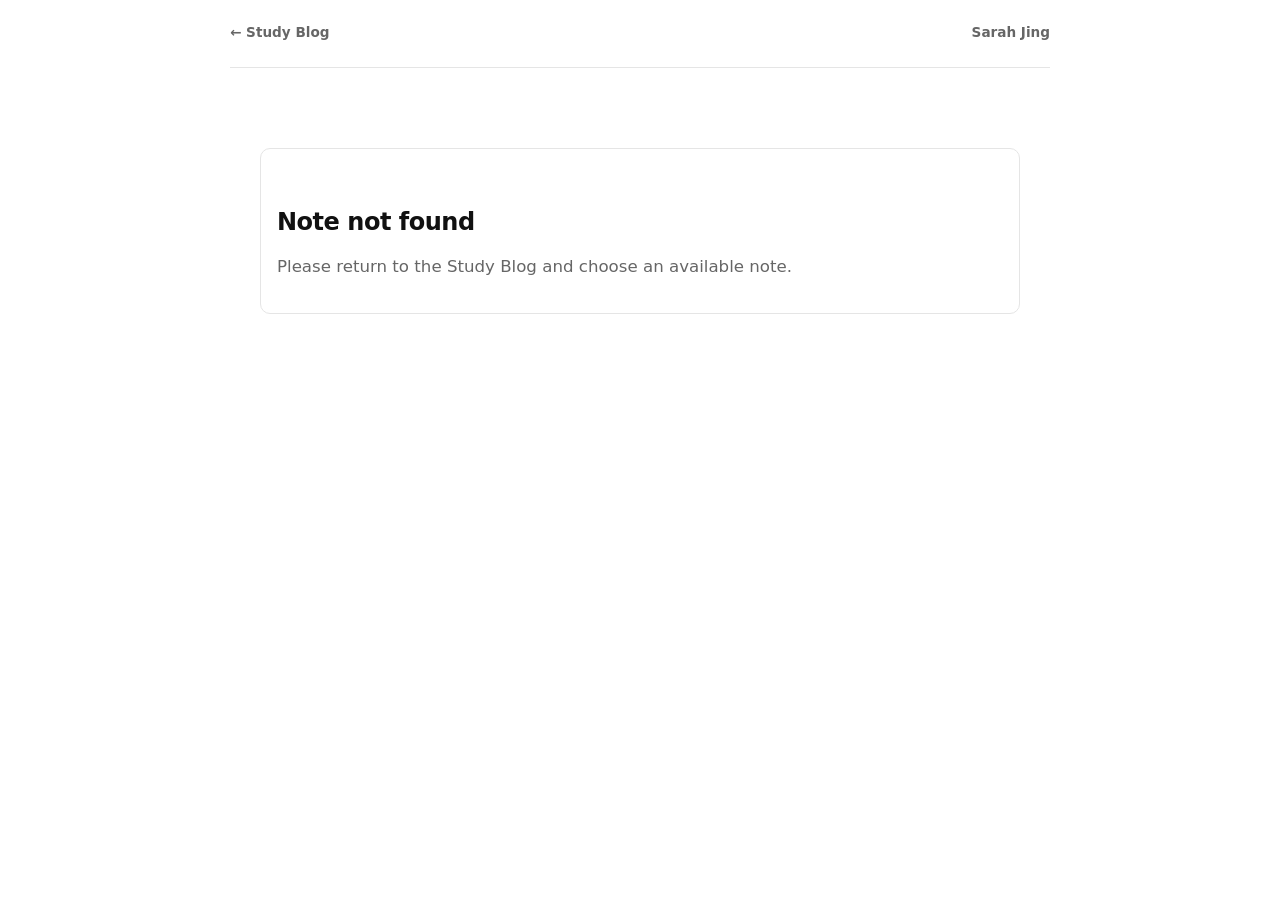
<file: posts/index.html>
<!doctype html>
<html lang="en">
<head>
  <meta charset="utf-8">
  <meta name="viewport" content="width=device-width, initial-scale=1">
  <meta name="color-scheme" content="light dark">
  <title>Study Note | Sarah Jing</title>
  <link rel="icon" href="../assets/images/site-icon.png" type="image/png">
  <link rel="stylesheet" href="../assets/css/style.css">
  <link rel="stylesheet" href="../assets/css/note.css">
  <script src="../assets/js/note.js" defer></script>
</head>
<body class="note-page">
  <header class="note-header"><a href="../index.html#study-blog">← Study Blog</a><a href="../index.html">Sarah Jing</a></header>
  <main id="note" class="note-shell" aria-live="polite"><p>Loading note…</p></main>
</body>
</html>
</file>
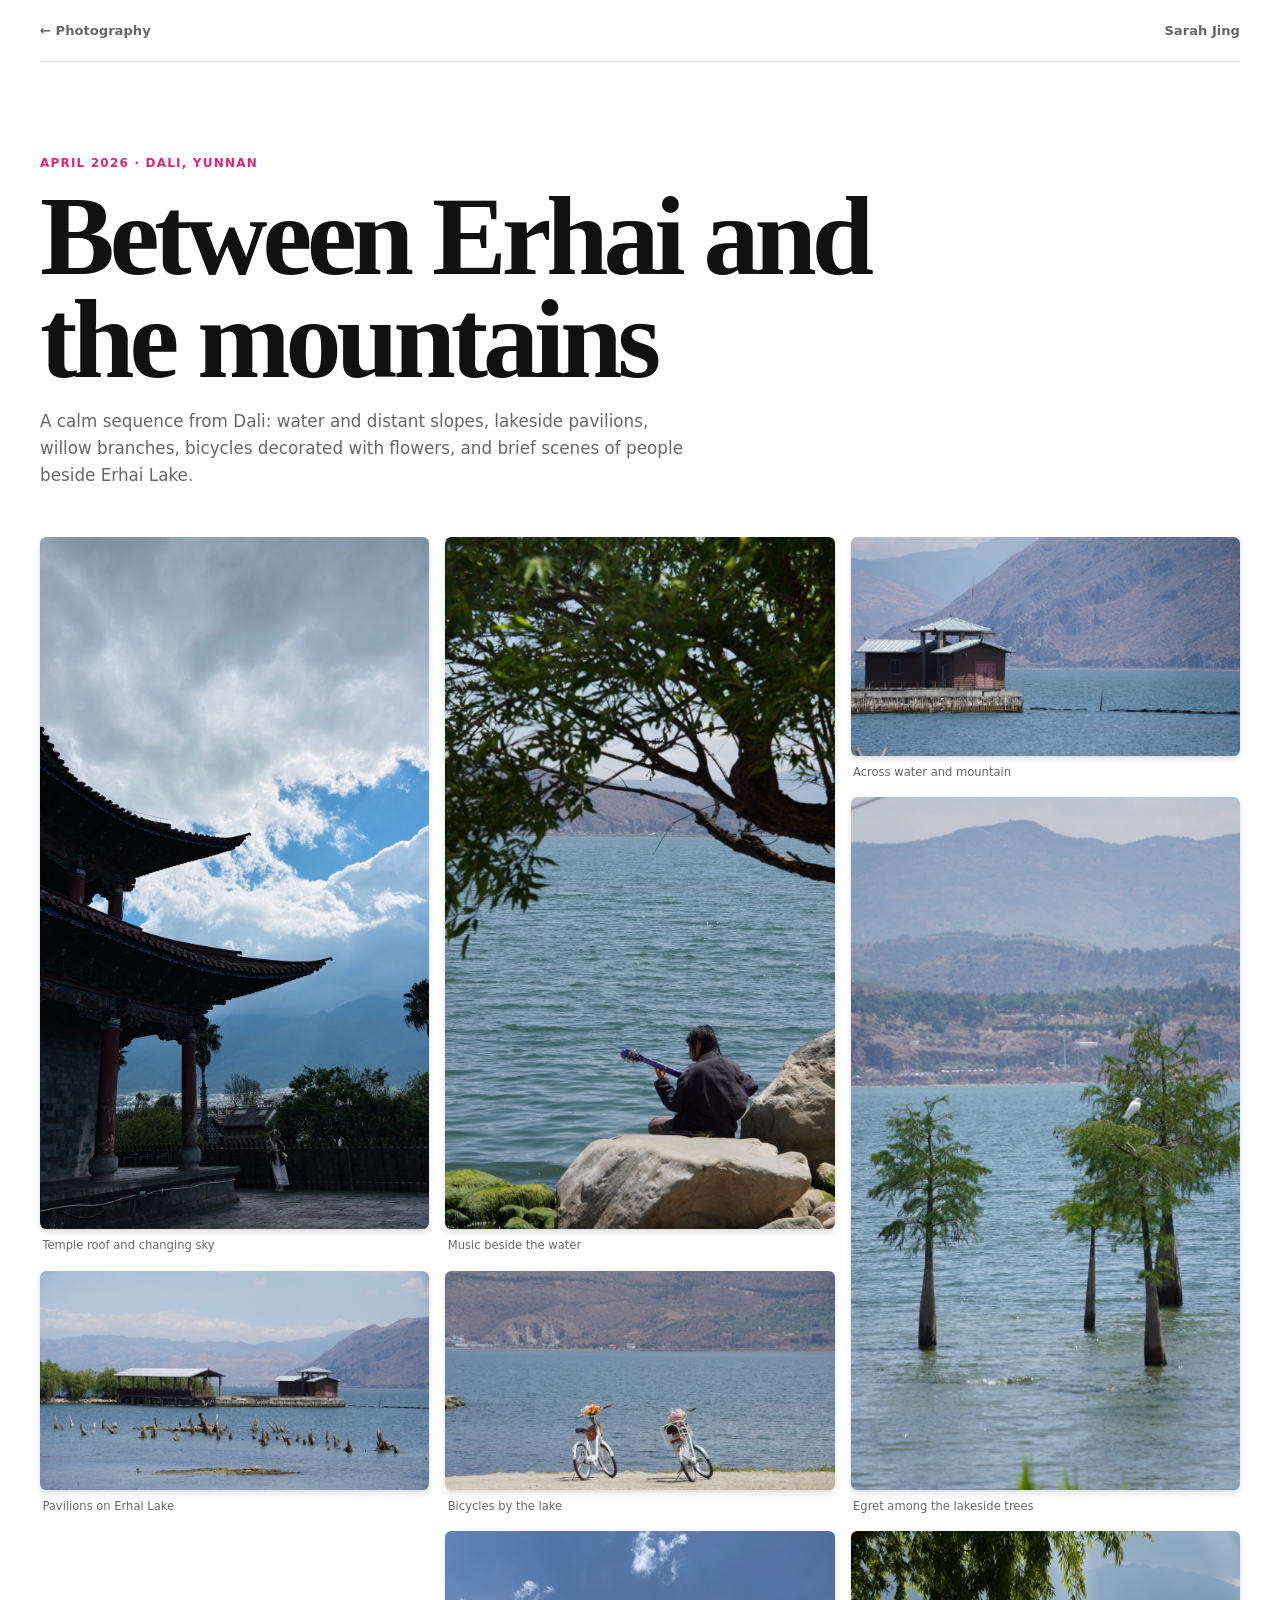
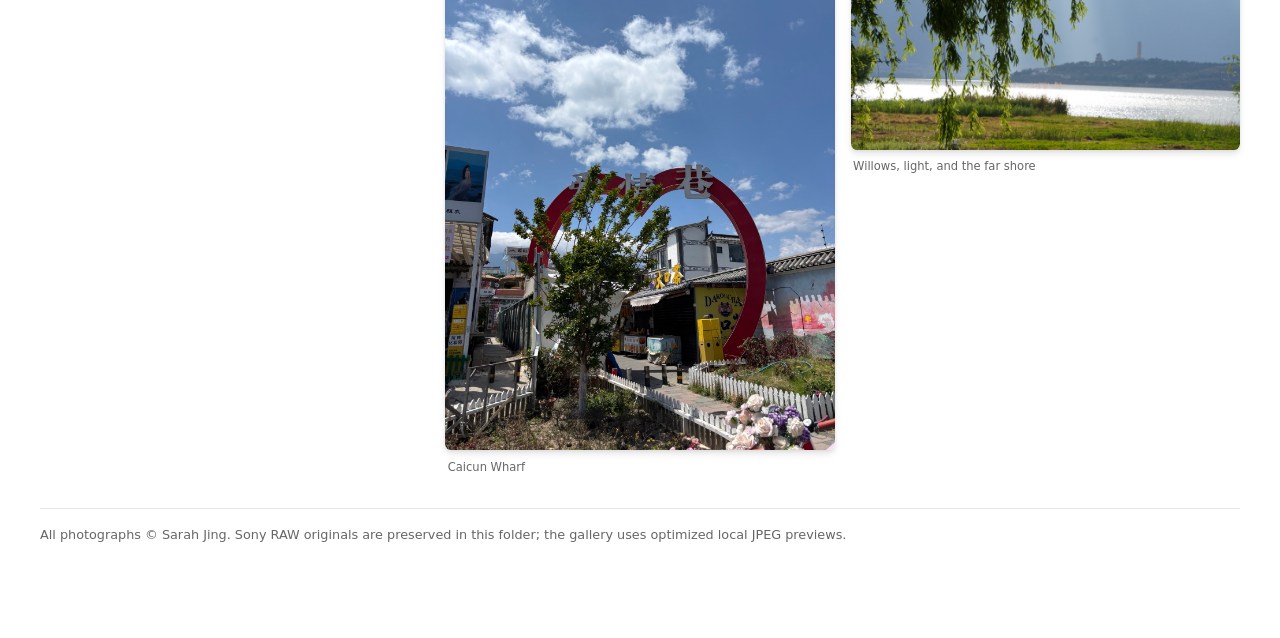
<file: photography/dali-2026-04/index.html>
<!doctype html>
<html lang="en">
<head>
  <meta charset="utf-8">
  <meta name="viewport" content="width=device-width, initial-scale=1">
  <meta name="description" content="Sarah Jing's photography from Dali, Yunnan in April 2026.">
  <title>Dali, Yunnan | Sarah Jing Photography</title>
  <link rel="icon" href="../../assets/images/site-icon.png" type="image/png">
  <link rel="stylesheet" href="../../assets/css/style.css">
  <link rel="stylesheet" href="../gallery.css">
</head>
<body>
  <header class="gallery-header"><a href="../../index.html#photography">← Photography</a><a href="../../index.html">Sarah Jing</a></header>
  <main class="gallery-shell">
    <p class="gallery-kicker">April 2026 · Dali, Yunnan</p>
    <h1>Between Erhai and the mountains</h1>
    <p class="gallery-intro">A calm sequence from Dali: water and distant slopes, lakeside pavilions, willow branches, bicycles decorated with flowers, and brief scenes of people beside Erhai Lake.</p>
    <div class="photo-grid">
      <figure><a href="web-IMG_5472.jpg"><img src="web-IMG_5472.jpg" alt="Traditional temple roofs beneath dramatic clouds and mountains in Dali"></a><figcaption>Temple roof and changing sky</figcaption></figure>
      <figure><a href="web-DSC05691.jpg"><img src="web-DSC05691.jpg" alt="Lakeside pavilions with Erhai Lake and mountains beyond"></a><figcaption>Pavilions on Erhai Lake</figcaption></figure>
      <figure><a href="web-DSC05709.jpg"><img src="web-DSC05709.jpg" alt="A musician sitting on rocks beside Erhai Lake"></a><figcaption>Music beside the water</figcaption></figure>
      <figure><a href="web-DSC05716.jpg"><img src="web-DSC05716.jpg" alt="Two bicycles decorated with flowers beside Erhai Lake"></a><figcaption>Bicycles by the lake</figcaption></figure>
      <figure><a href="web-IMG_5509.jpg"><img src="web-IMG_5509.jpg" alt="Entrance to Caicun Wharf beneath a bright blue sky"></a><figcaption>Caicun Wharf</figcaption></figure>
      <figure><a href="web-DSC05692.jpg"><img src="web-DSC05692.jpg" alt="A lakeside pavilion framed by mountain slopes"></a><figcaption>Across water and mountain</figcaption></figure>
      <figure><a href="web-DSC05718.jpg"><img src="web-DSC05718.jpg" alt="An egret perched among trees standing in Erhai Lake"></a><figcaption>Egret among the lakeside trees</figcaption></figure>
      <figure><a href="web-DSC05747.jpg"><img src="web-DSC05747.jpg" alt="Willow branches framing a bright view across Erhai Lake"></a><figcaption>Willows, light, and the far shore</figcaption></figure>
    </div>
    <p class="gallery-note">All photographs © Sarah Jing. Sony RAW originals are preserved in this folder; the gallery uses optimized local JPEG previews.</p>
  </main>
</body>
</html>
</file>
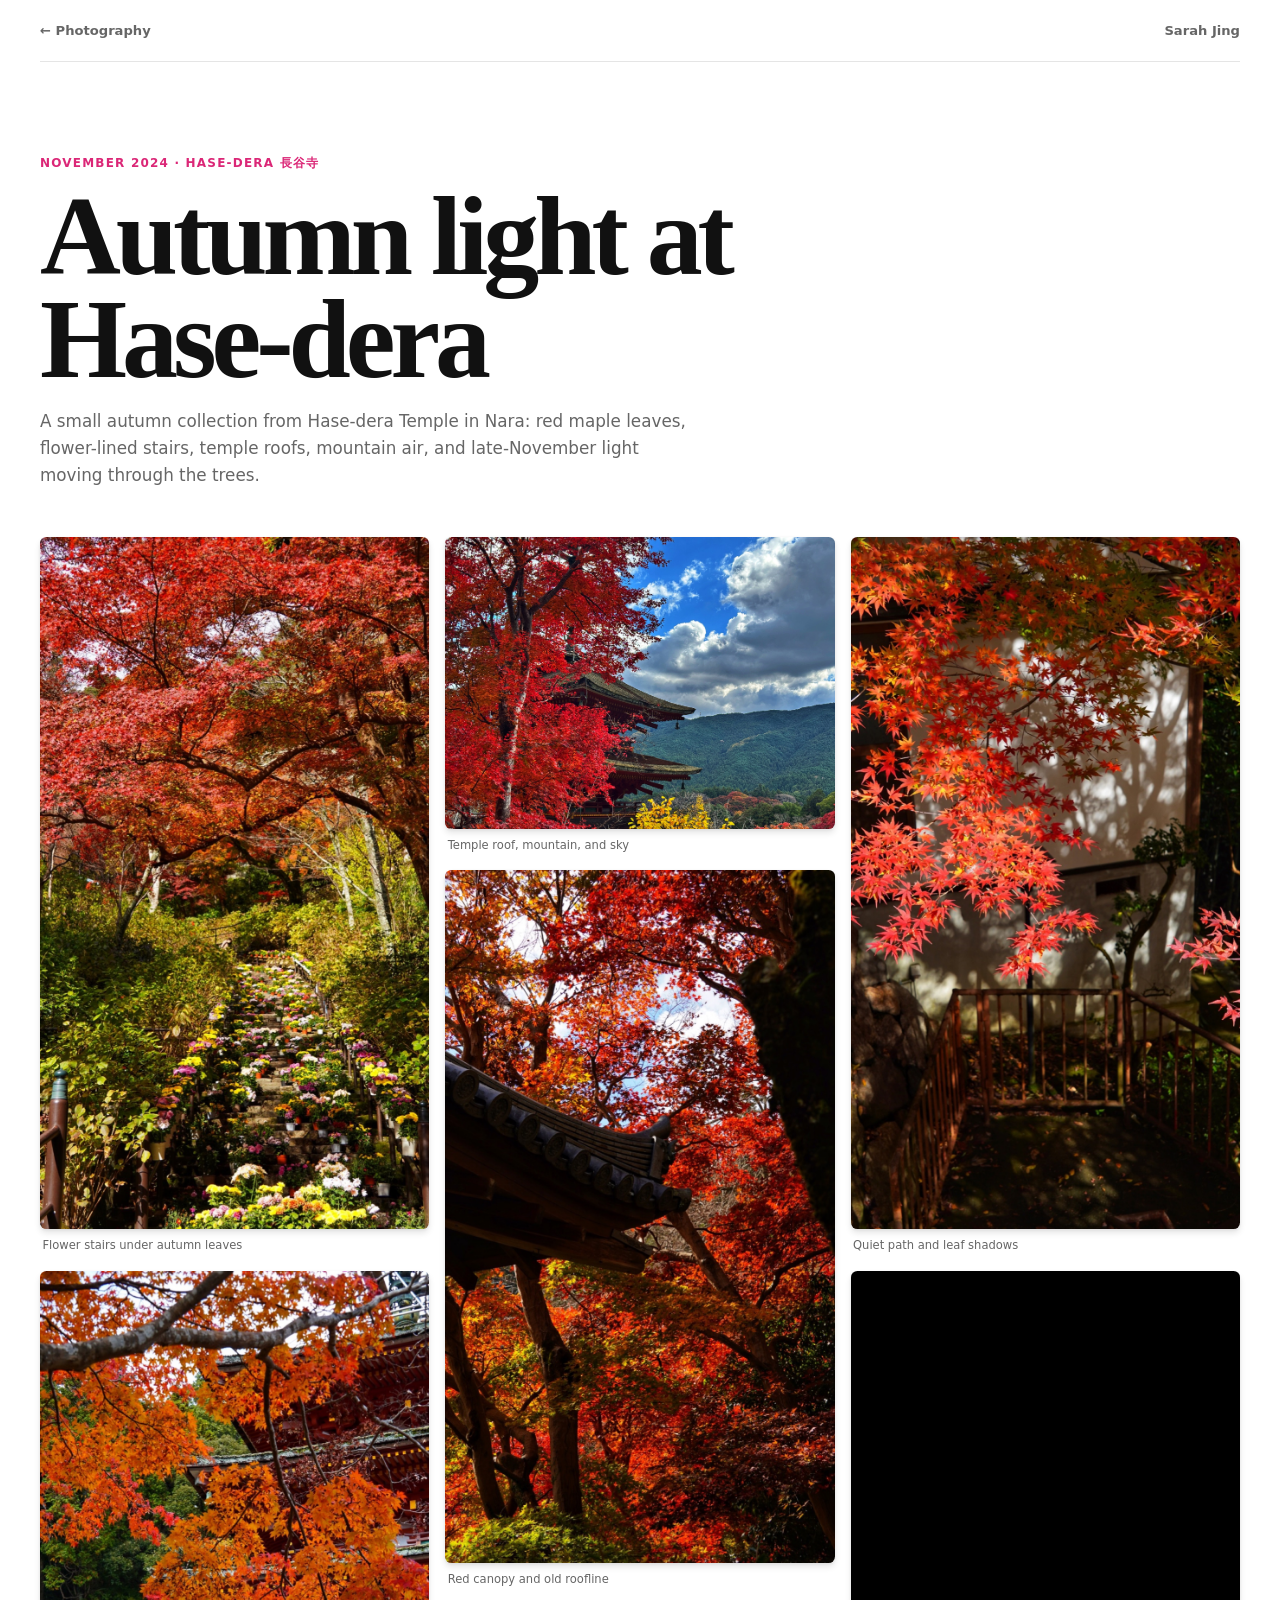
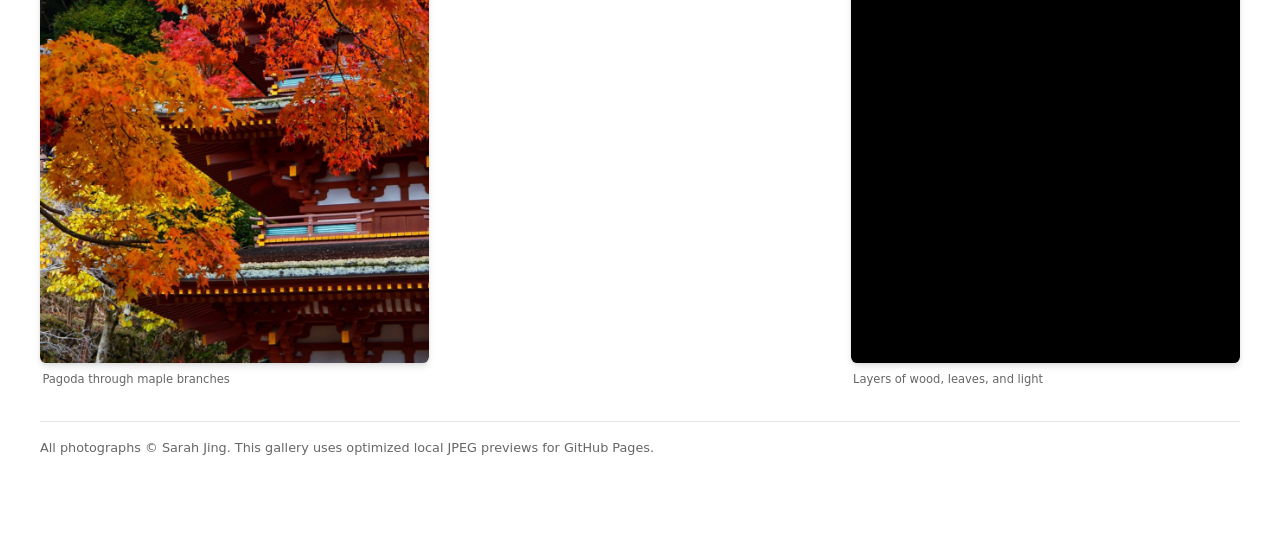
<file: photography/hase-dera-2024-11/index.html>
<!doctype html>
<html lang="en">
<head>
  <meta charset="utf-8">
  <meta name="viewport" content="width=device-width, initial-scale=1">
  <meta name="description" content="Sarah Jing's autumn photography from Hase-dera Temple in November 2024.">
  <title>Hase-dera 長谷寺 | Sarah Jing Photography</title>
  <link rel="icon" href="../../assets/images/site-icon.png" type="image/png">
  <link rel="stylesheet" href="../../assets/css/style.css">
  <link rel="stylesheet" href="../gallery.css">
</head>
<body>
  <header class="gallery-header"><a href="../../index.html#photography">← Photography</a><a href="../../index.html">Sarah Jing</a></header>
  <main class="gallery-shell">
    <p class="gallery-kicker">November 2024 · Hase-dera 長谷寺</p>
    <h1>Autumn light at Hase-dera</h1>
    <p class="gallery-intro">A small autumn collection from Hase-dera Temple in Nara: red maple leaves, flower-lined stairs, temple roofs, mountain air, and late-November light moving through the trees.</p>
    <div class="photo-grid">
      <figure><a href="web-IMG_6745.jpg"><img src="web-IMG_6745.jpg" alt="Flower-lined stairs beneath bright red maple leaves at Hase-dera"></a><figcaption>Flower stairs under autumn leaves</figcaption></figure>
      <figure><a href="web-IMG_6741.jpg"><img src="web-IMG_6741.jpg" alt="A red temple pagoda framed by orange maple leaves at Hase-dera"></a><figcaption>Pagoda through maple branches</figcaption></figure>
      <figure><a href="web-IMG_6676.jpg"><img src="web-IMG_6676.jpg" alt="Hase-dera temple roof, red leaves, blue sky, clouds, and mountains"></a><figcaption>Temple roof, mountain, and sky</figcaption></figure>
      <figure><a href="web-Snapseed.jpg"><img src="web-Snapseed.jpg" alt="Deep red maple canopy and traditional temple roof detail"></a><figcaption>Red canopy and old roofline</figcaption></figure>
      <figure><a href="web-IMG_6743.jpg"><img src="web-IMG_6743.jpg" alt="Red maple leaves casting shadows near a quiet temple path"></a><figcaption>Quiet path and leaf shadows</figcaption></figure>
      <figure><a href="web-IMG_6679.jpg"><img src="web-IMG_6679.jpg" alt="Layered temple architecture framed by yellow and orange maple leaves"></a><figcaption>Layers of wood, leaves, and light</figcaption></figure>
    </div>
    <p class="gallery-note">All photographs © Sarah Jing. This gallery uses optimized local JPEG previews for GitHub Pages.</p>
  </main>
</body>
</html>
</file>
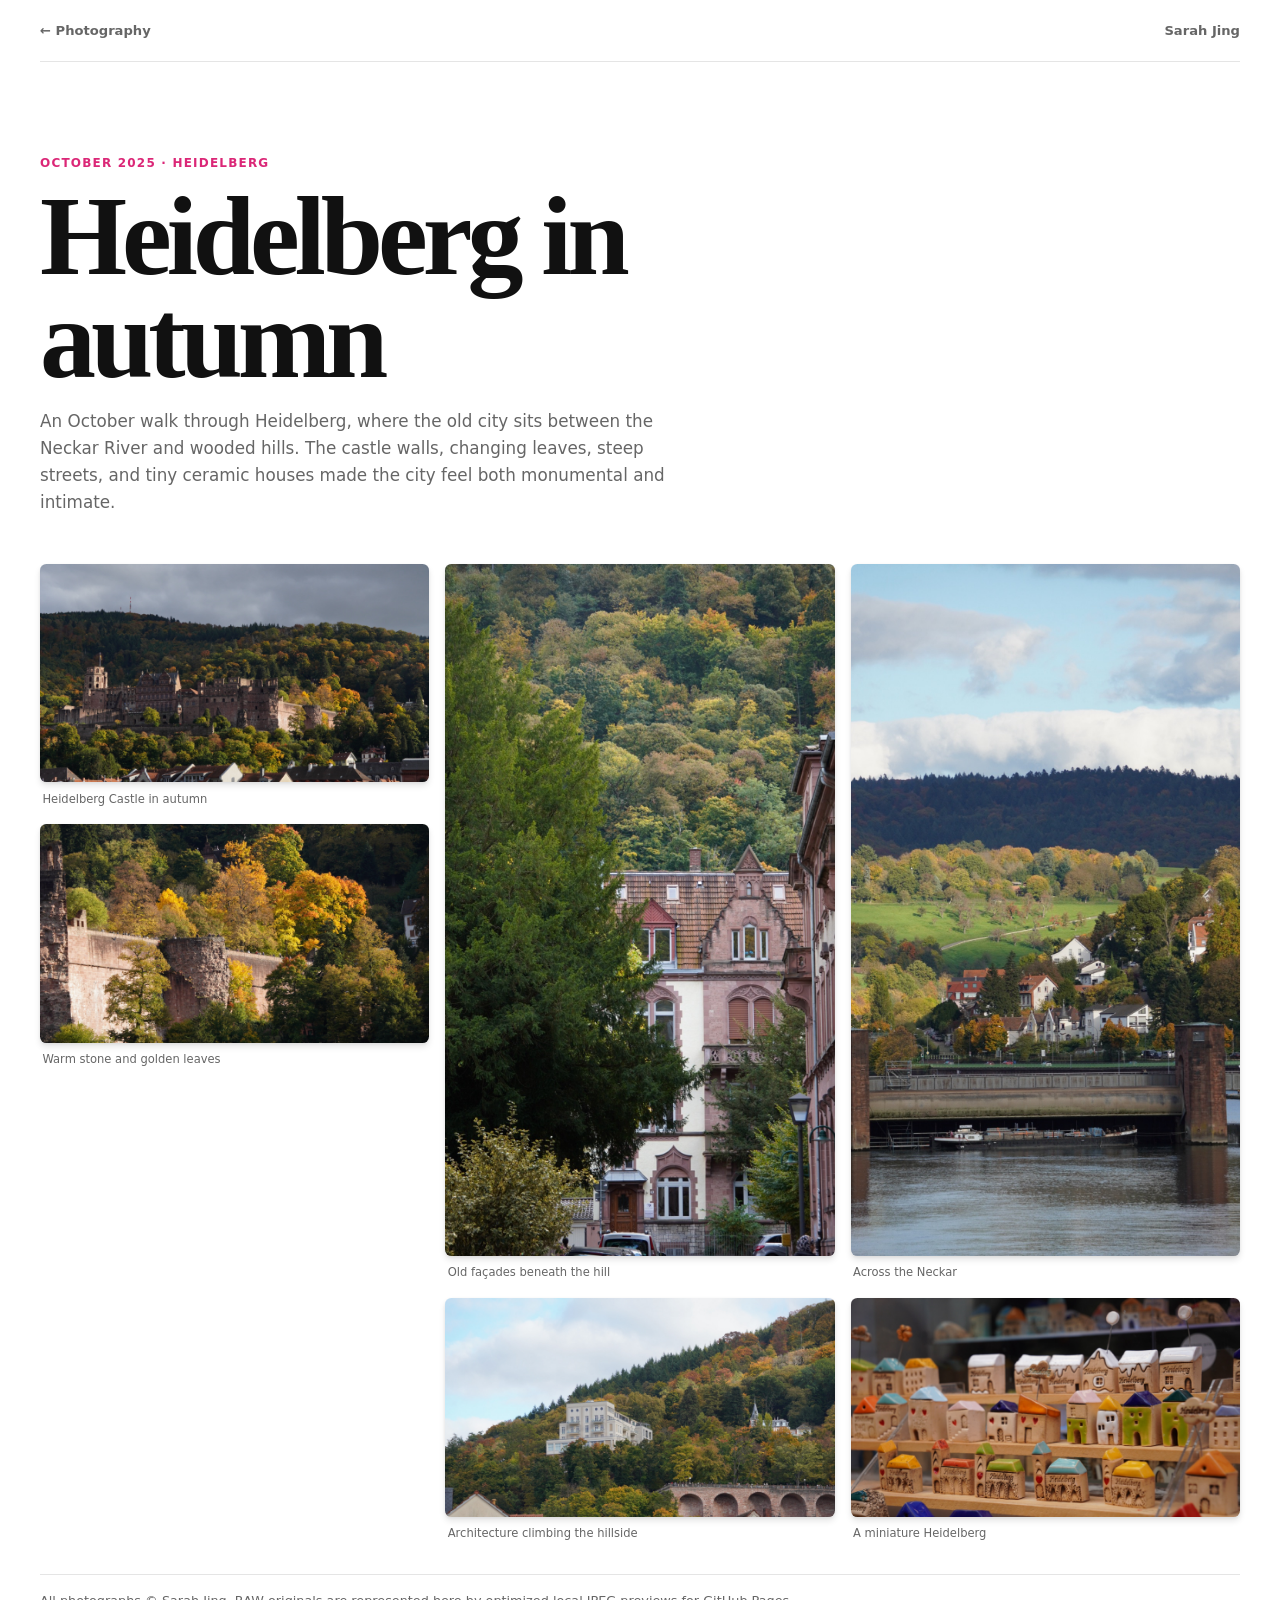
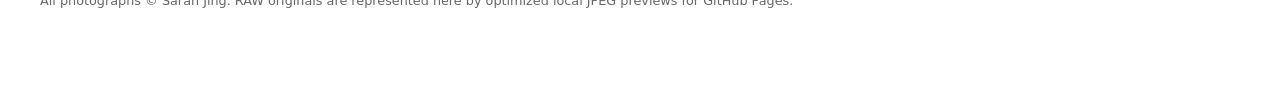
<file: photography/heidelberg-2025-10/index.html>
<!doctype html>
<html lang="en">
<head>
  <meta charset="utf-8">
  <meta name="viewport" content="width=device-width, initial-scale=1">
  <meta name="description" content="Sarah Jing's photography from an autumn visit to Heidelberg in October 2025.">
  <title>Heidelberg | Sarah Jing Photography</title>
  <link rel="icon" href="../../assets/images/site-icon.png" type="image/png">
  <link rel="stylesheet" href="../../assets/css/style.css">
  <link rel="stylesheet" href="../gallery.css">
</head>
<body>
  <header class="gallery-header"><a href="../../index.html#photography">← Photography</a><a href="../../index.html">Sarah Jing</a></header>
  <main class="gallery-shell">
    <p class="gallery-kicker">October 2025 · Heidelberg</p>
    <h1>Heidelberg in autumn</h1>
    <p class="gallery-intro">An October walk through Heidelberg, where the old city sits between the Neckar River and wooded hills. The castle walls, changing leaves, steep streets, and tiny ceramic houses made the city feel both monumental and intimate.</p>
    <div class="photo-grid">
      <figure><a href="web-DSC05541.jpg"><img src="web-DSC05541.jpg" alt="Heidelberg Castle surrounded by autumn trees on the hillside"></a><figcaption>Heidelberg Castle in autumn</figcaption></figure>
      <figure><a href="web-DSC05537.jpg"><img src="web-DSC05537.jpg" alt="Sunlit stone walls of Heidelberg Castle framed by golden trees"></a><figcaption>Warm stone and golden leaves</figcaption></figure>
      <figure><a href="web-DSC05526.jpg"><img src="web-DSC05526.jpg" alt="Historic Heidelberg buildings rising toward a forested hillside"></a><figcaption>Old façades beneath the hill</figcaption></figure>
      <figure><a href="web-DSC05533.jpg"><img src="web-DSC05533.jpg" alt="A Heidelberg hillside building above an arched stone terrace and autumn forest"></a><figcaption>Architecture climbing the hillside</figcaption></figure>
      <figure><a href="web-DSC05536.jpg"><img src="web-DSC05536.jpg" alt="The Neckar River and Heidelberg houses beneath layered autumn hills"></a><figcaption>Across the Neckar</figcaption></figure>
      <figure><a href="web-DSC05545.jpg"><img src="web-DSC05545.jpg" alt="Small colorful ceramic houses labeled Heidelberg in a shop display"></a><figcaption>A miniature Heidelberg</figcaption></figure>
    </div>
    <p class="gallery-note">All photographs © Sarah Jing. RAW originals are represented here by optimized local JPEG previews for GitHub Pages.</p>
  </main>
</body>
</html>
</file>
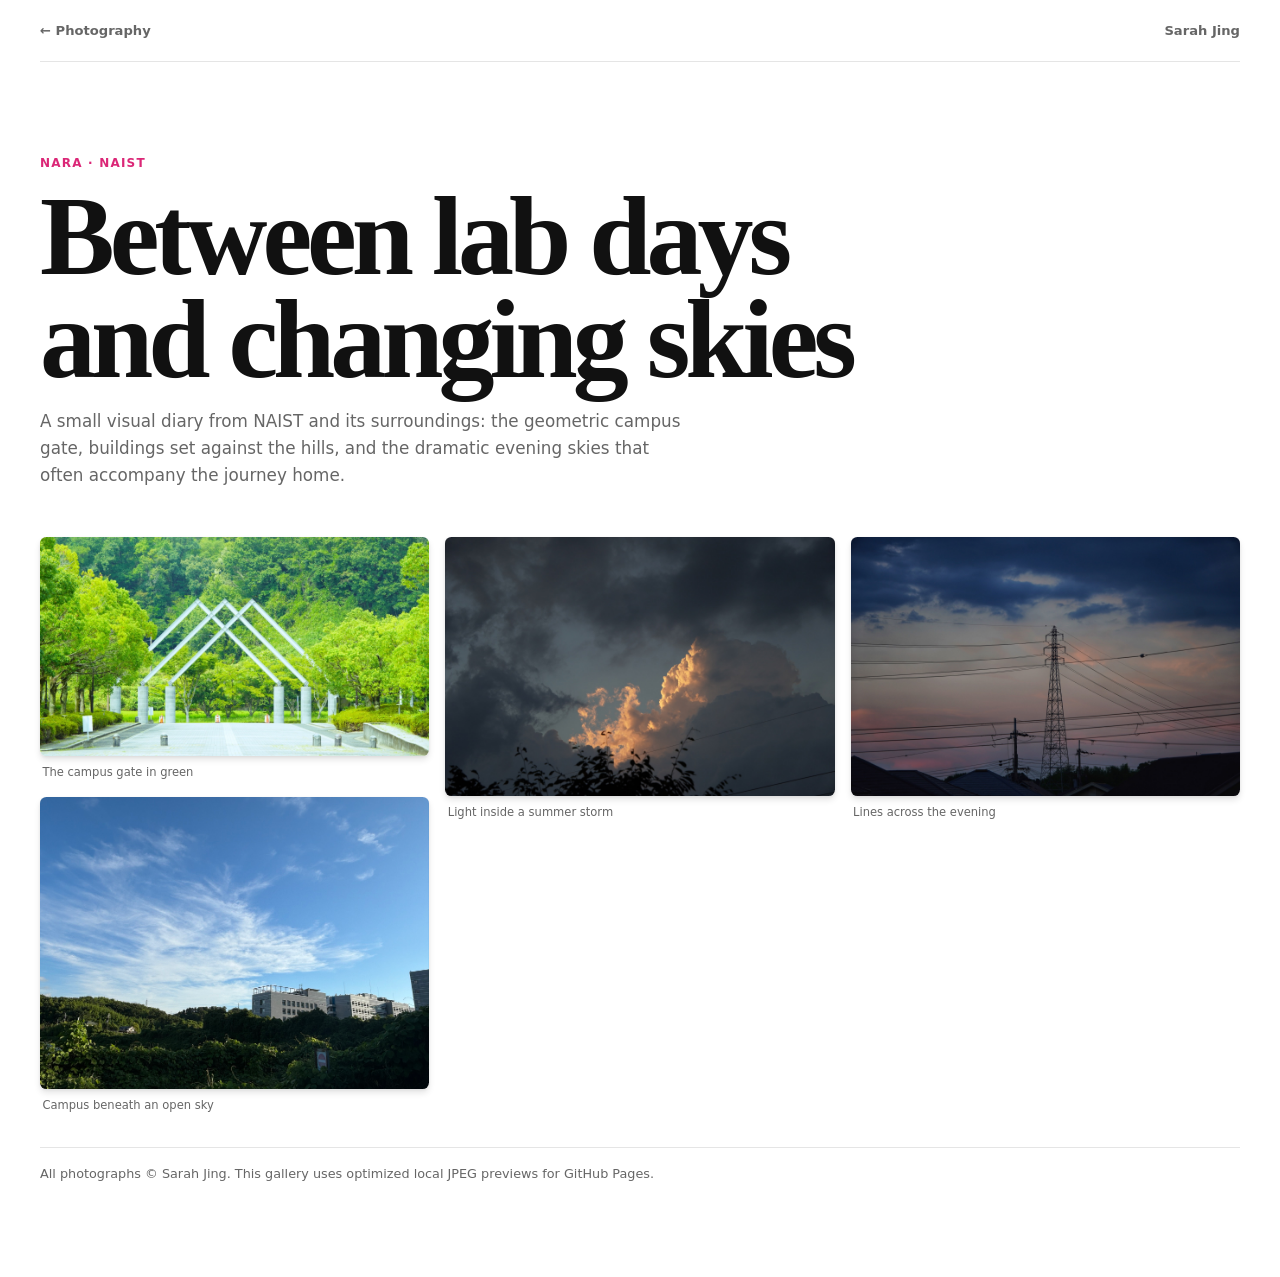
<file: photography/naist/index.html>
<!doctype html>
<html lang="en">
<head>
  <meta charset="utf-8">
  <meta name="viewport" content="width=device-width, initial-scale=1">
  <meta name="description" content="Sarah Jing's photography of NAIST and the surrounding landscape in Nara.">
  <title>NAIST | Sarah Jing Photography</title>
  <link rel="icon" href="../../assets/images/site-icon.png" type="image/png">
  <link rel="stylesheet" href="../../assets/css/style.css">
  <link rel="stylesheet" href="../gallery.css">
</head>
<body>
  <header class="gallery-header"><a href="../../index.html#photography">← Photography</a><a href="../../index.html">Sarah Jing</a></header>
  <main class="gallery-shell">
    <p class="gallery-kicker">Nara · NAIST</p>
    <h1>Between lab days and changing skies</h1>
    <p class="gallery-intro">A small visual diary from NAIST and its surroundings: the geometric campus gate, buildings set against the hills, and the dramatic evening skies that often accompany the journey home.</p>
    <div class="photo-grid">
      <figure><a href="web-DSC05433.jpg"><img src="web-DSC05433.jpg" alt="The geometric entrance structure at NAIST surrounded by summer greenery"></a><figcaption>The campus gate in green</figcaption></figure>
      <figure><a href="web-IMG_3267.jpg"><img src="web-IMG_3267.jpg" alt="NAIST buildings beneath a wide blue sky with delicate clouds"></a><figcaption>Campus beneath an open sky</figcaption></figure>
      <figure><a href="web-DSC04276.jpg"><img src="web-DSC04276.jpg" alt="A bright cloud emerging through a dark evening sky near NAIST"></a><figcaption>Light inside a summer storm</figcaption></figure>
      <figure><a href="web-Snapseed.jpg"><img src="web-Snapseed.jpg" alt="Power lines and a transmission tower silhouetted against a pink and blue dusk sky"></a><figcaption>Lines across the evening</figcaption></figure>
    </div>
    <p class="gallery-note">All photographs © Sarah Jing. This gallery uses optimized local JPEG previews for GitHub Pages.</p>
  </main>
</body>
</html>
</file>
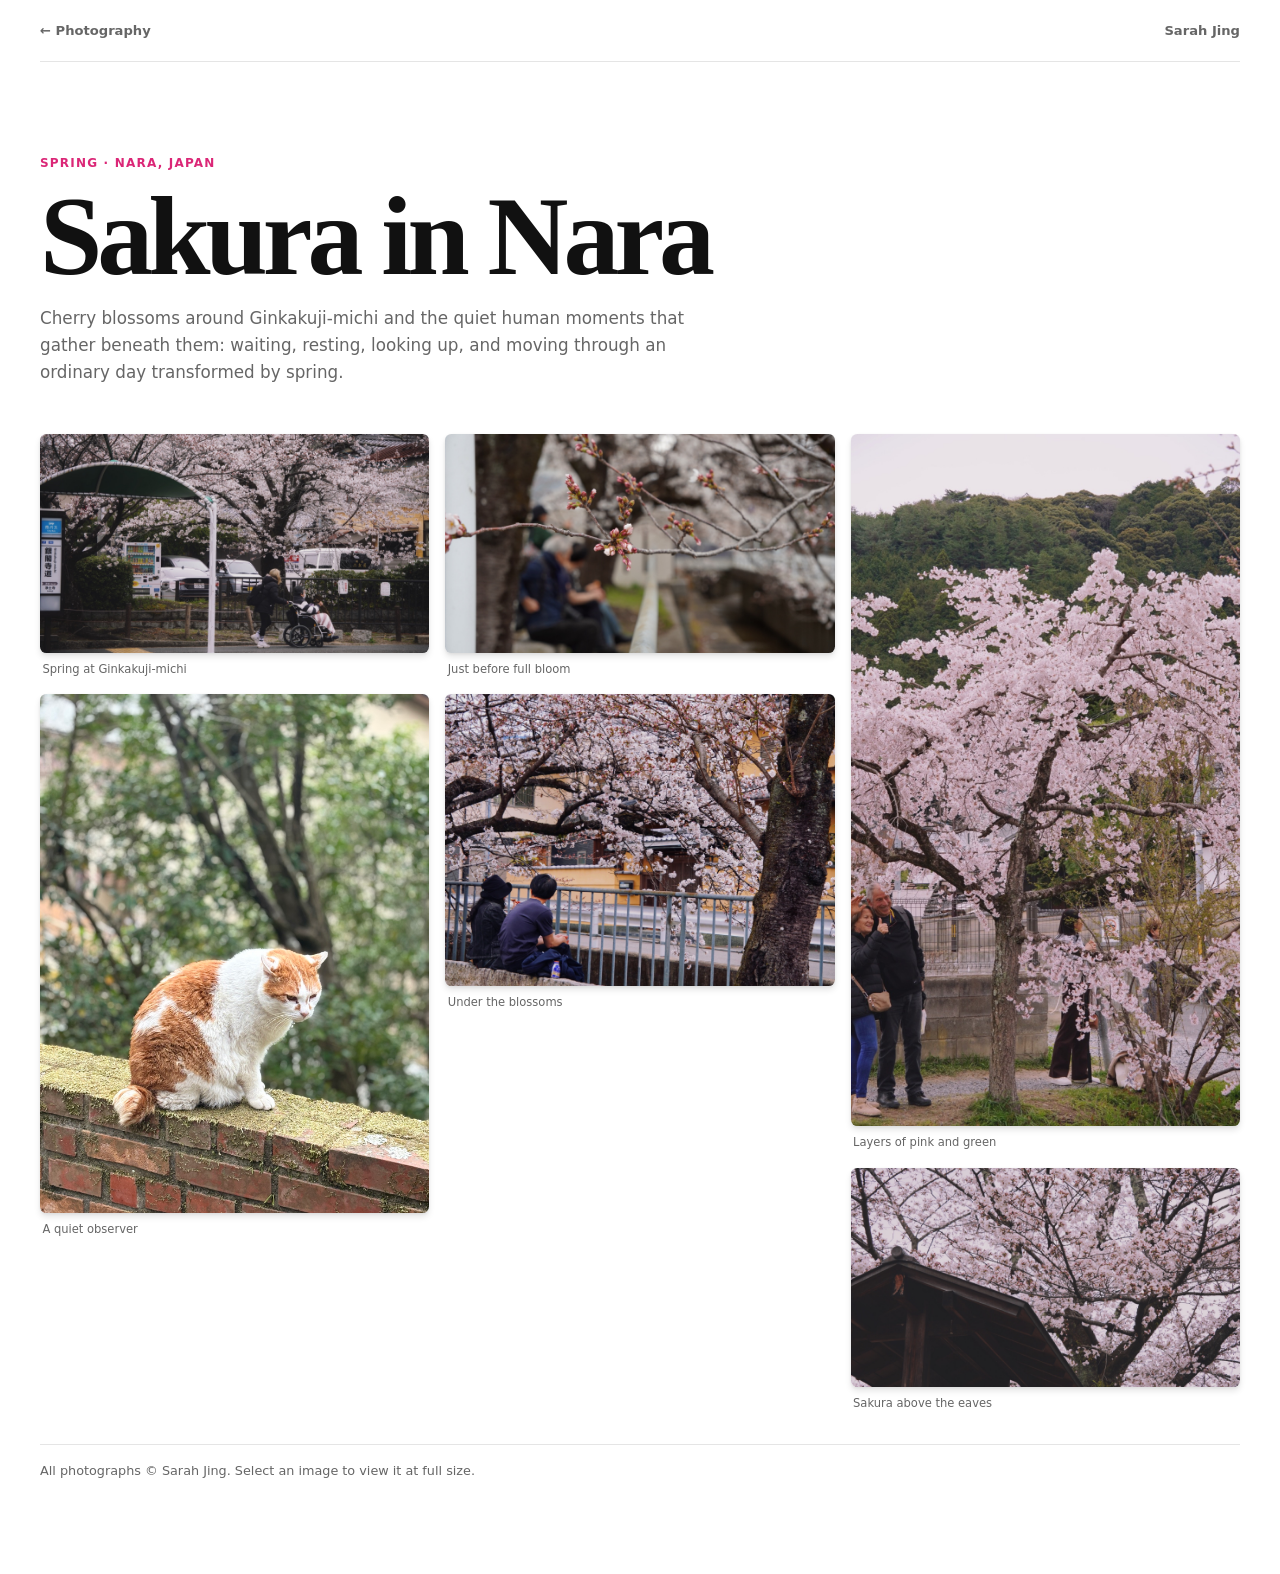
<file: photography/sakura-nara-2024-05/index.html>
<!doctype html>
<html lang="en">
<head>
  <meta charset="utf-8">
  <meta name="viewport" content="width=device-width, initial-scale=1">
  <meta name="description" content="Sarah Jing's sakura photography from Nara, Japan.">
  <title>Sakura in Nara | Sarah Jing Photography</title>
  <link rel="icon" href="../../assets/images/site-icon.png" type="image/png">
  <link rel="stylesheet" href="../../assets/css/style.css">
  <link rel="stylesheet" href="../gallery.css">
</head>
<body>
  <header class="gallery-header"><a href="../../index.html#photography">← Photography</a><a href="../../index.html">Sarah Jing</a></header>
  <main class="gallery-shell">
    <p class="gallery-kicker">Spring · Nara, Japan</p>
    <h1>Sakura in Nara</h1>
    <p class="gallery-intro">Cherry blossoms around Ginkakuji-michi and the quiet human moments that gather beneath them: waiting, resting, looking up, and moving through an ordinary day transformed by spring.</p>
    <div class="photo-grid">
      <figure><a href="web-IMG_9422.jpg"><img src="web-IMG_9422.jpg" alt="Cherry trees flowering beside the Ginkakuji-michi bus stop"></a><figcaption>Spring at Ginkakuji-michi</figcaption></figure>
      <figure><a href="web-IMG_9372.jpg"><img src="web-IMG_9372.jpg" alt="A ginger and white cat resting on a mossy brick wall"></a><figcaption>A quiet observer</figcaption></figure>
      <figure><a href="web-DSC05244.jpg"><img src="web-DSC05244.jpg" alt="Cherry blossom buds with people softly out of focus behind them"></a><figcaption>Just before full bloom</figcaption></figure>
      <figure><a href="web-IMG_9421.jpg"><img src="web-IMG_9421.jpg" alt="Two people sitting beneath flowering cherry trees"></a><figcaption>Under the blossoms</figcaption></figure>
      <figure><a href="web-IMG_9425.jpg"><img src="web-IMG_9425.jpg" alt="A full cherry tree flowering against a green hillside"></a><figcaption>Layers of pink and green</figcaption></figure>
      <figure><a href="web-IMG_9427.jpg"><img src="web-IMG_9427.jpg" alt="Cherry blossoms spreading above a traditional wooden roof"></a><figcaption>Sakura above the eaves</figcaption></figure>
    </div>
    <p class="gallery-note">All photographs © Sarah Jing. Select an image to view it at full size.</p>
  </main>
</body>
</html>
</file>
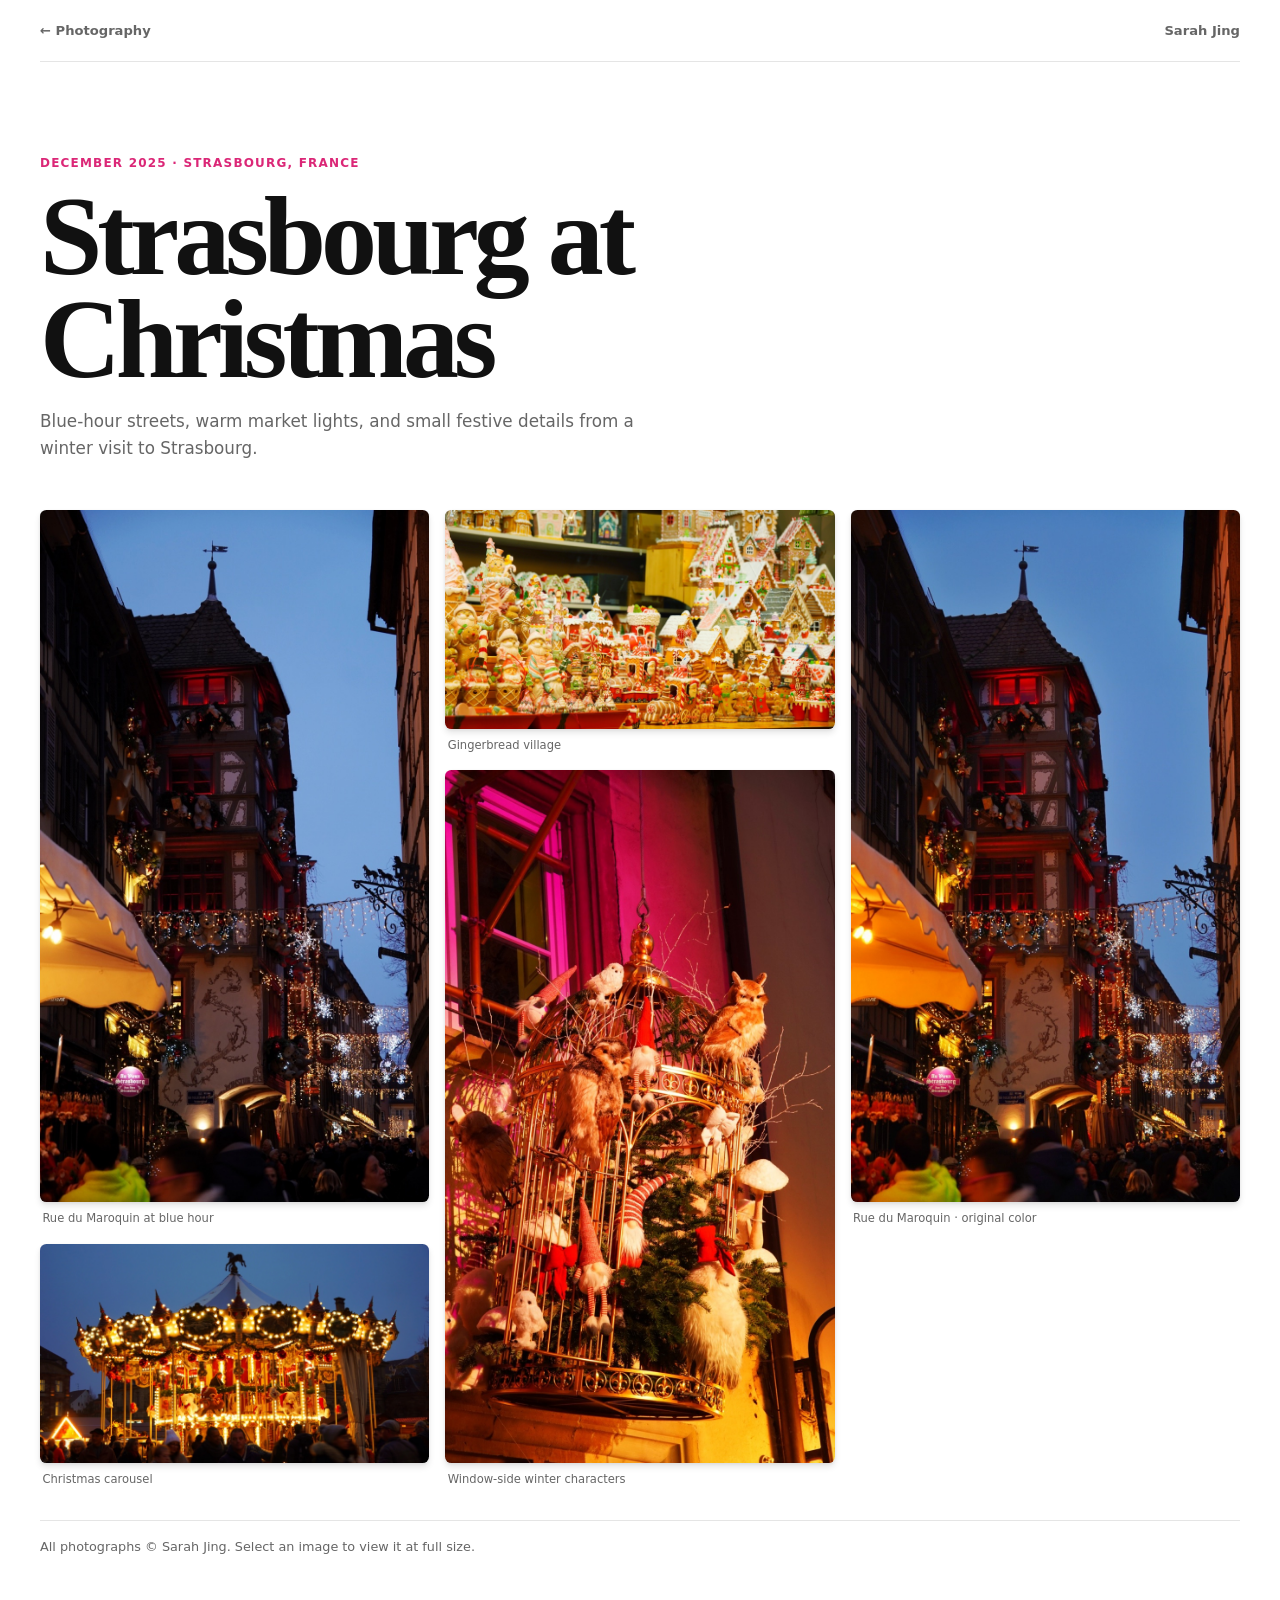
<file: photography/strasbourg-2025-12/index.html>
<!doctype html>
<html lang="en">
<head>
  <meta charset="utf-8">
  <meta name="viewport" content="width=device-width, initial-scale=1">
  <meta name="description" content="Sarah Jing's photography from Strasbourg in December 2025.">
  <title>Strasbourg Photography | Sarah Jing</title>
  <link rel="icon" href="../../assets/images/site-icon.png" type="image/png">
  <link rel="stylesheet" href="../../assets/css/style.css">
  <link rel="stylesheet" href="../gallery.css">
</head>
<body>
  <header class="gallery-header"><a href="../../index.html#photography">← Photography</a><a href="../../index.html">Sarah Jing</a></header>
  <main class="gallery-shell">
    <p class="gallery-kicker">December 2025 · Strasbourg, France</p>
    <h1>Strasbourg at Christmas</h1>
    <p class="gallery-intro">Blue-hour streets, warm market lights, and small festive details from a winter visit to Strasbourg.</p>
    <!-- EDIT HERE: Add new figures as you place more photographs in this folder. -->
    <div class="photo-grid">
      <figure><a href="strasbourg-street-edited.jpg"><img src="strasbourg-street-edited.jpg" alt="A decorated half-timbered street in Strasbourg at blue hour"></a><figcaption>Rue du Maroquin at blue hour</figcaption></figure>
      <figure><a href="christmas-carousel.jpg"><img src="christmas-carousel.jpg" alt="A brightly illuminated Christmas carousel in Strasbourg"></a><figcaption>Christmas carousel</figcaption></figure>
      <figure><a href="gingerbread-market.jpg"><img src="gingerbread-market.jpg" alt="Colorful gingerbread houses and figures at a Strasbourg Christmas market"></a><figcaption>Gingerbread village</figcaption></figure>
      <figure><a href="christmas-owls.jpg"><img src="christmas-owls.jpg" alt="A festive display with owls, gnomes, and warm pink lighting"></a><figcaption>Window-side winter characters</figcaption></figure>
      <figure><a href="strasbourg-street-original.jpg"><img src="strasbourg-street-original.jpg" alt="The original photograph of a decorated Strasbourg street at blue hour"></a><figcaption>Rue du Maroquin · original color</figcaption></figure>
    </div>
    <p class="gallery-note">All photographs © Sarah Jing. Select an image to view it at full size.</p>
  </main>
</body>
</html>
</file>
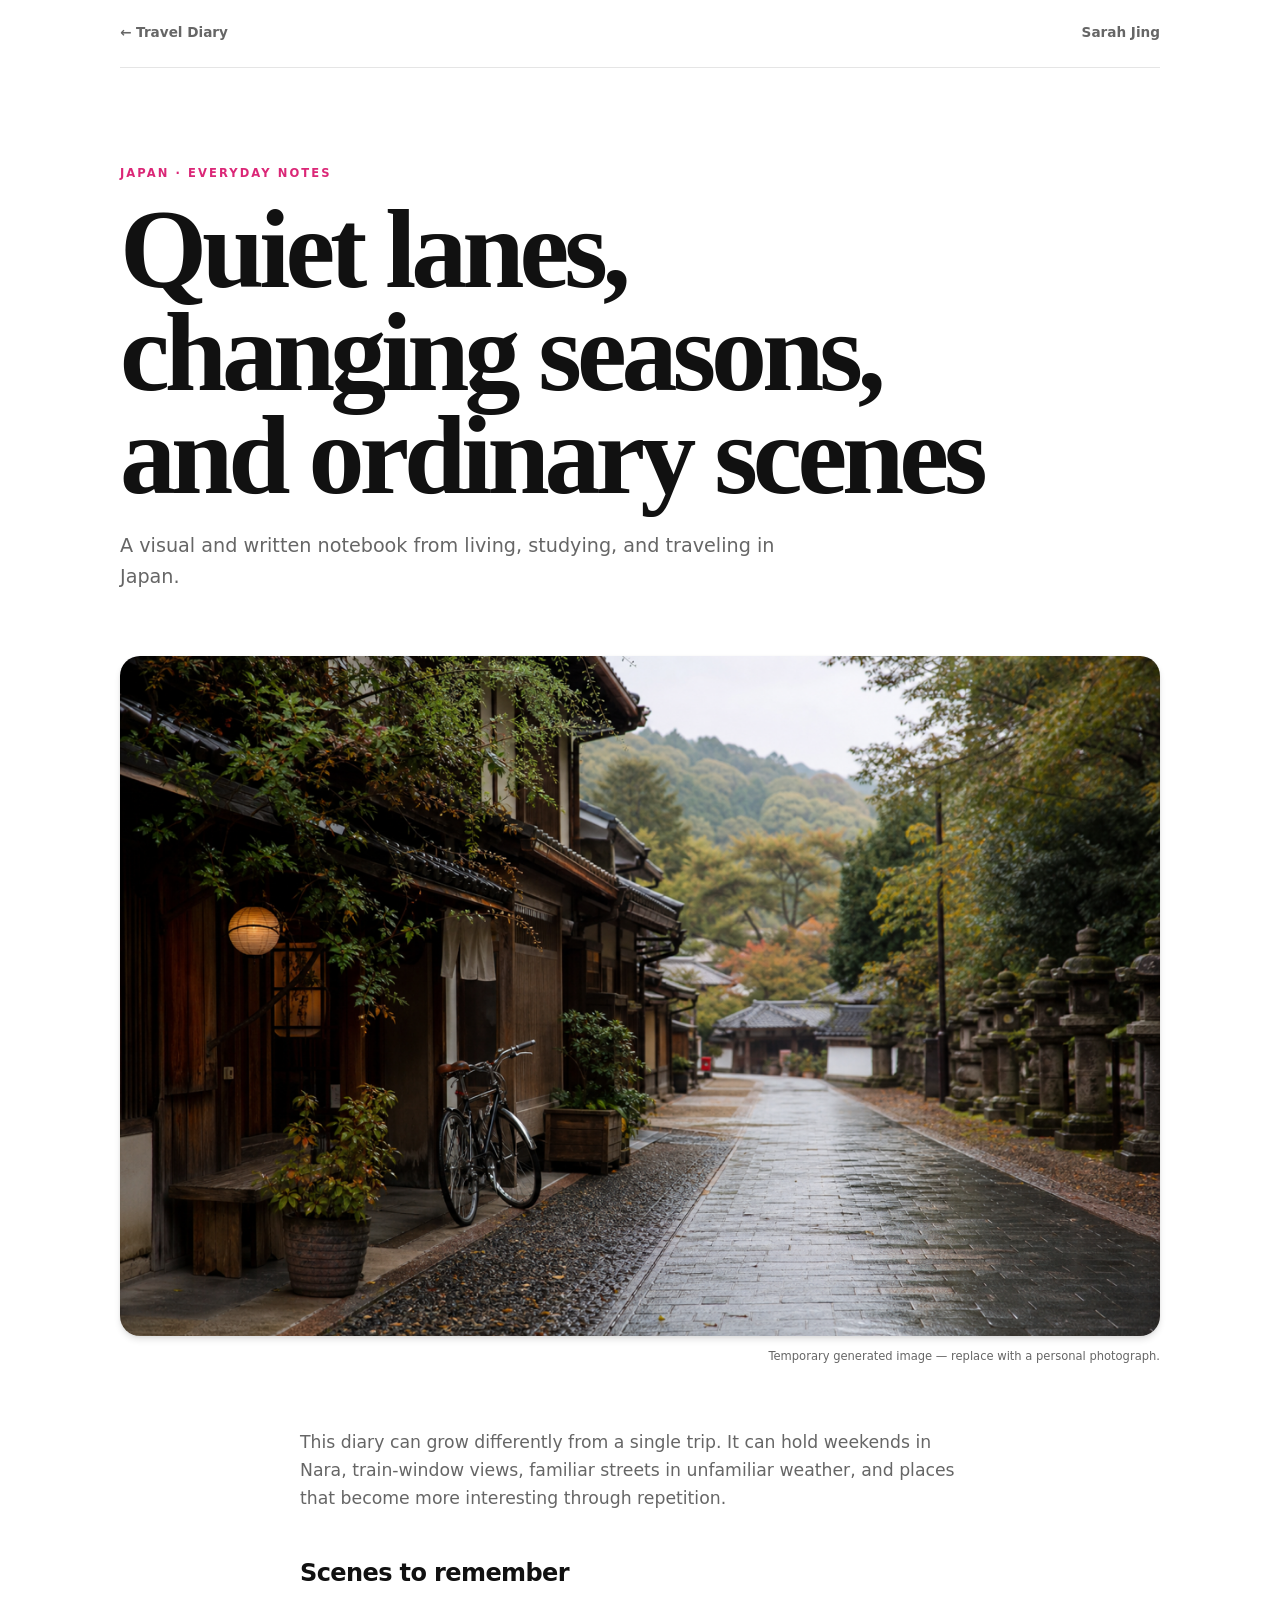
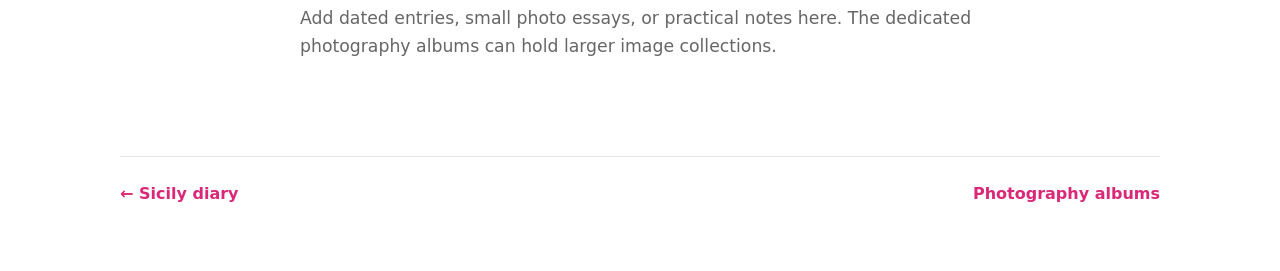
<file: travel/japan-diary.html>
<!doctype html>
<html lang="en">
<head>
  <meta charset="utf-8"><meta name="viewport" content="width=device-width, initial-scale=1">
  <meta name="description" content="Sarah Jing's Japan travel diary.">
  <title>Japan Diary | Sarah Jing</title>
  <link rel="icon" href="../assets/images/site-icon.png" type="image/png">
  <link rel="stylesheet" href="../assets/css/style.css"><link rel="stylesheet" href="../assets/css/travel.css">
</head>
<body>
  <header class="diary-header"><a href="../index.html#travel">← Travel Diary</a><a href="../index.html">Sarah Jing</a></header>
  <main class="diary-shell">
    <div class="diary-kicker">Japan · Everyday Notes</div>
    <h1>Quiet lanes, changing seasons, and ordinary scenes</h1>
    <p class="diary-intro">A visual and written notebook from living, studying, and traveling in Japan.</p>
    <!-- GENERATED PLACEHOLDER: Replace this image with your own Japan photograph later. -->
    <figure><img class="diary-photo" src="../assets/images/travel/japan/japan-placeholder.png" alt="A quiet traditional lane in Nara after rain"><figcaption>Temporary generated image — replace with a personal photograph.</figcaption></figure>
    <article>
      <!-- EDIT HERE: Replace this starter text with your complete diary. -->
      <p>This diary can grow differently from a single trip. It can hold weekends in Nara, train-window views, familiar streets in unfamiliar weather, and places that become more interesting through repetition.</p>
      <h2>Scenes to remember</h2>
      <p>Add dated entries, small photo essays, or practical notes here. The dedicated photography albums can hold larger image collections.</p>
    </article>
    <nav class="diary-nav"><a href="sicily-diary.html">← Sicily diary</a><a href="../index.html#photography">Photography albums</a></nav>
  </main>
</body>
</html>
</file>
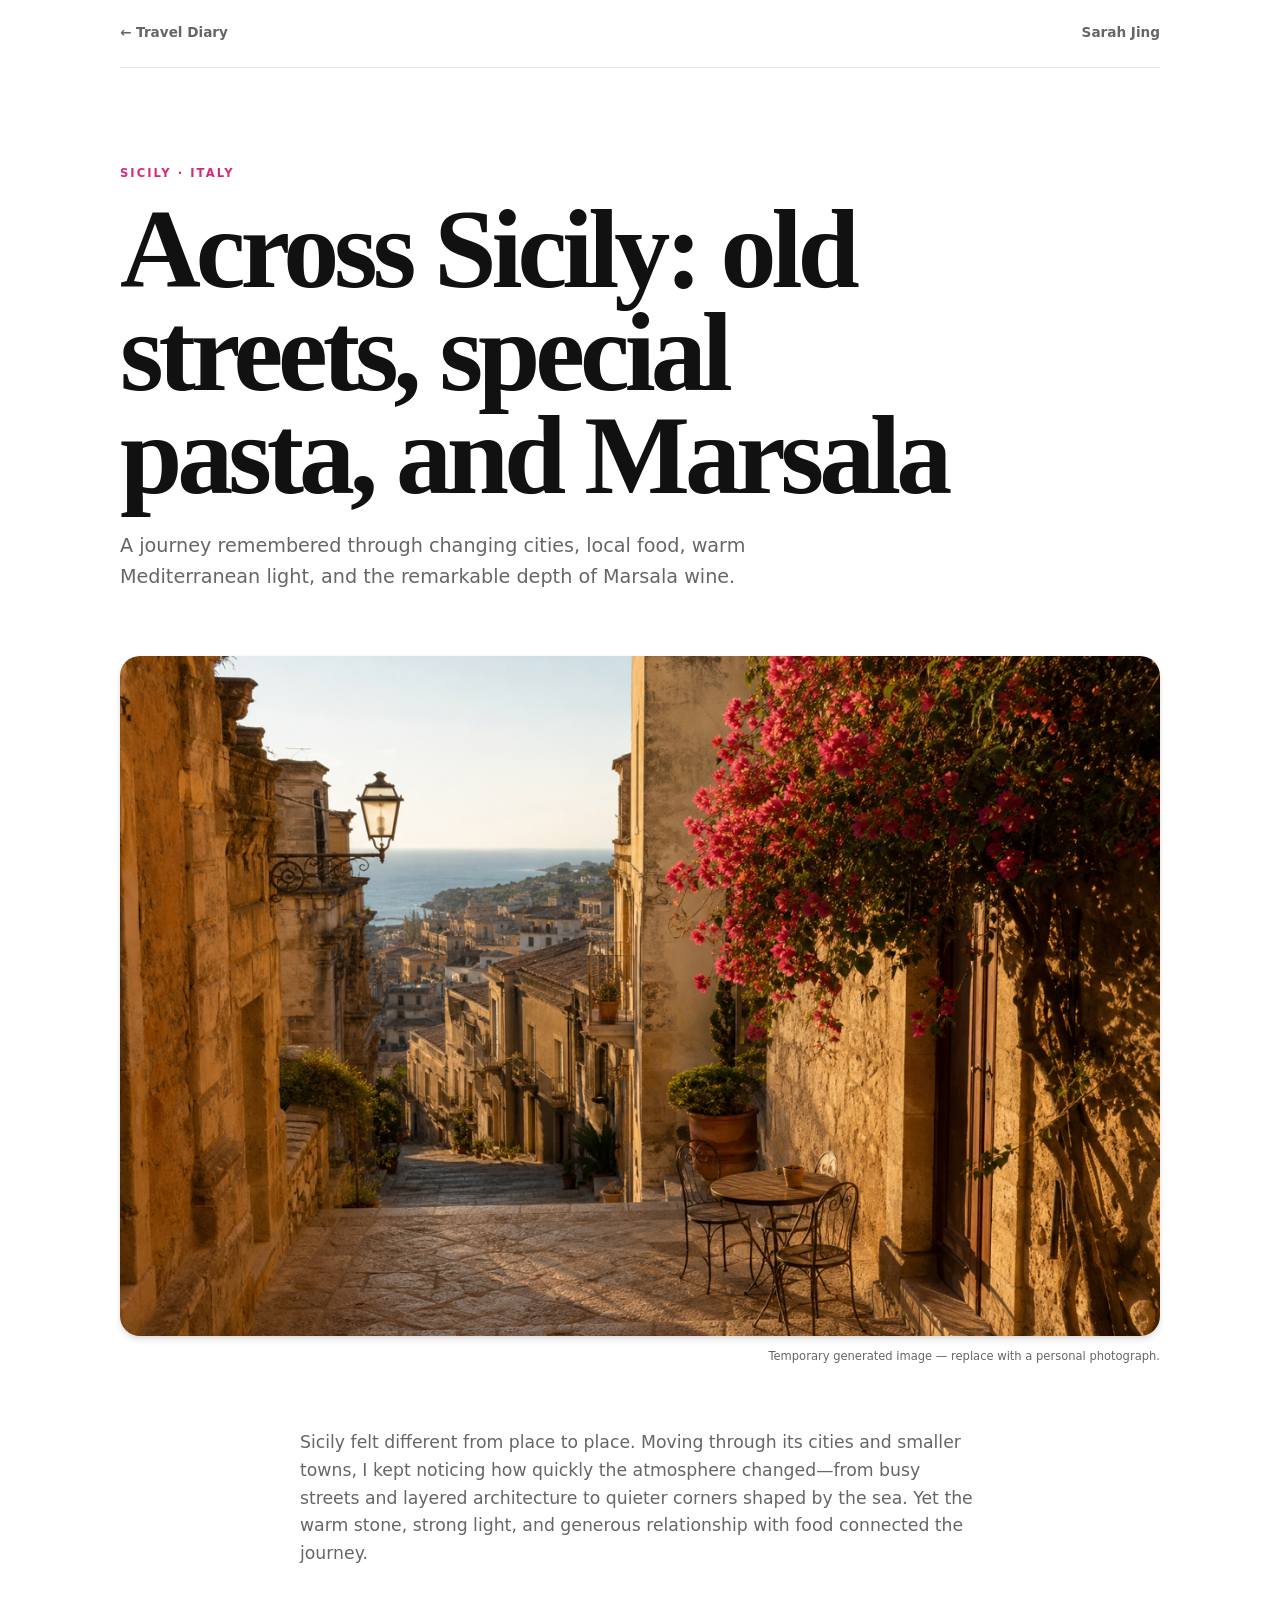
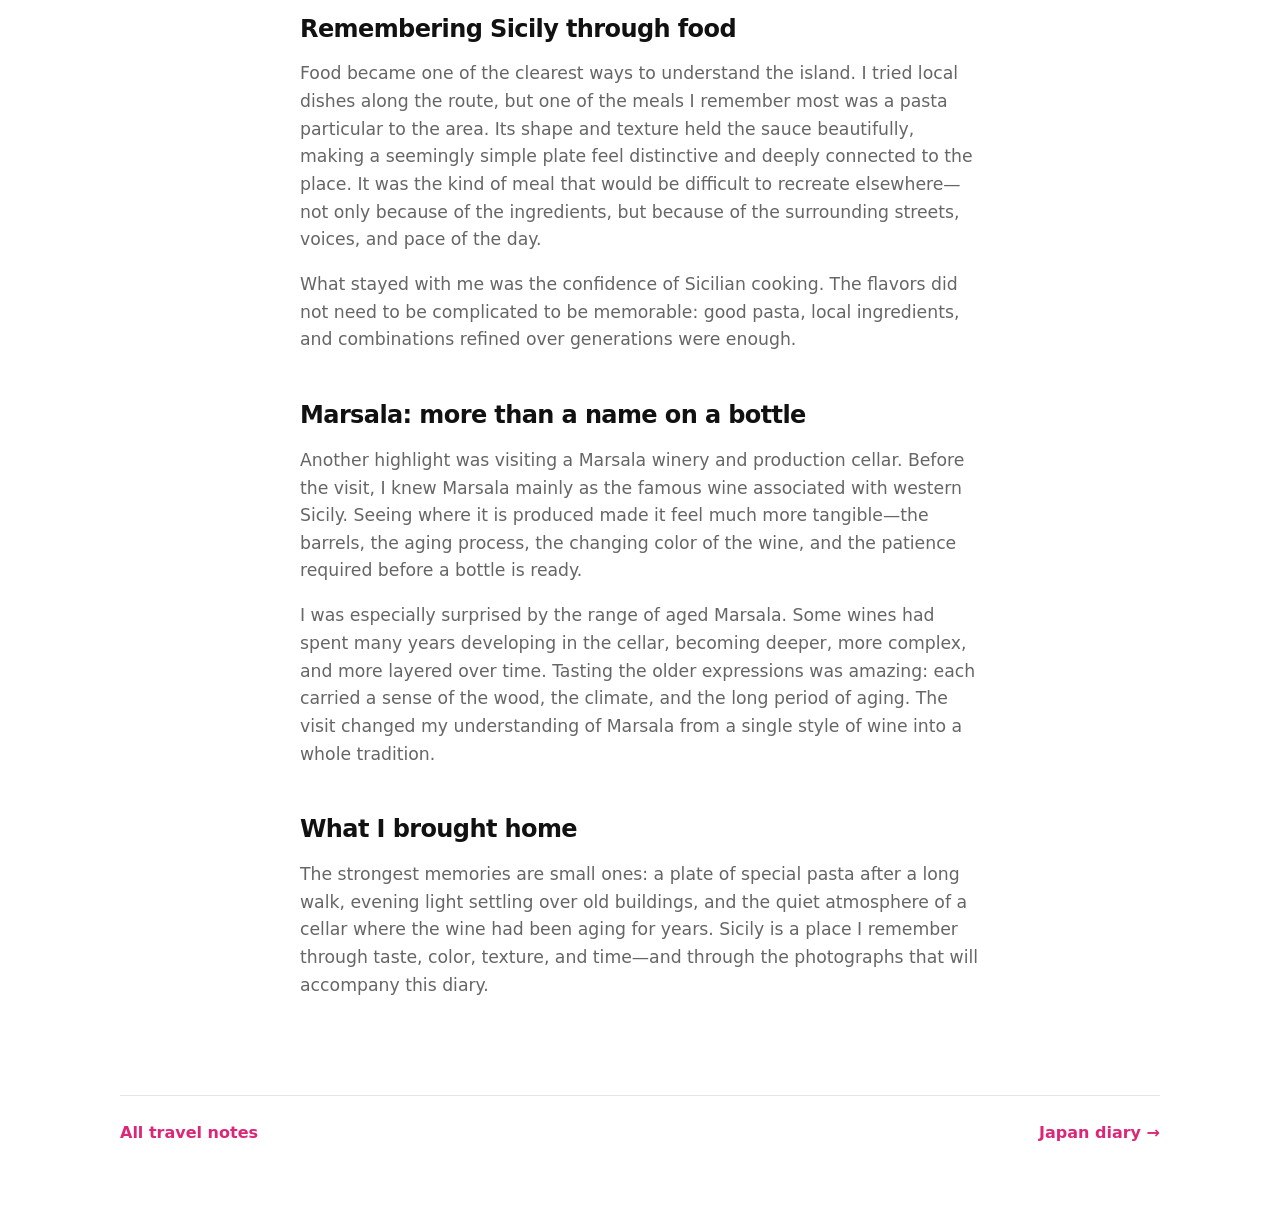
<file: travel/sicily-diary.html>
<!doctype html>
<html lang="en">
<head>
  <meta charset="utf-8"><meta name="viewport" content="width=device-width, initial-scale=1">
  <meta name="description" content="Sarah Jing's Sicily travel diary.">
  <title>Sicily Diary | Sarah Jing</title>
  <link rel="icon" href="../assets/images/site-icon.png" type="image/png">
  <link rel="stylesheet" href="../assets/css/style.css"><link rel="stylesheet" href="../assets/css/travel.css">
</head>
<body>
  <header class="diary-header"><a href="../index.html#travel">← Travel Diary</a><a href="../index.html">Sarah Jing</a></header>
  <main class="diary-shell">
    <div class="diary-kicker">Sicily · Italy</div>
    <h1>Across Sicily: old streets, special pasta, and Marsala</h1>
    <p class="diary-intro">A journey remembered through changing cities, local food, warm Mediterranean light, and the remarkable depth of Marsala wine.</p>
    <!-- GENERATED PLACEHOLDER: Replace this image with your own Sicily photograph later. -->
    <figure><img class="diary-photo" src="../assets/images/travel/sicily/sicily-placeholder.png" alt="Warm evening light on a stone street overlooking the sea in Sicily"><figcaption>Temporary generated image — replace with a personal photograph.</figcaption></figure>
    <!-- PHOTO GALLERY: Add the eight personal photographs here after they are reattached. -->
    <article>
      <p>Sicily felt different from place to place. Moving through its cities and smaller towns, I kept noticing how quickly the atmosphere changed—from busy streets and layered architecture to quieter corners shaped by the sea. Yet the warm stone, strong light, and generous relationship with food connected the journey.</p>

      <h2>Remembering Sicily through food</h2>
      <p>Food became one of the clearest ways to understand the island. I tried local dishes along the route, but one of the meals I remember most was a pasta particular to the area. Its shape and texture held the sauce beautifully, making a seemingly simple plate feel distinctive and deeply connected to the place. It was the kind of meal that would be difficult to recreate elsewhere—not only because of the ingredients, but because of the surrounding streets, voices, and pace of the day.</p>
      <p>What stayed with me was the confidence of Sicilian cooking. The flavors did not need to be complicated to be memorable: good pasta, local ingredients, and combinations refined over generations were enough.</p>

      <h2>Marsala: more than a name on a bottle</h2>
      <p>Another highlight was visiting a Marsala winery and production cellar. Before the visit, I knew Marsala mainly as the famous wine associated with western Sicily. Seeing where it is produced made it feel much more tangible—the barrels, the aging process, the changing color of the wine, and the patience required before a bottle is ready.</p>
      <p>I was especially surprised by the range of aged Marsala. Some wines had spent many years developing in the cellar, becoming deeper, more complex, and more layered over time. Tasting the older expressions was amazing: each carried a sense of the wood, the climate, and the long period of aging. The visit changed my understanding of Marsala from a single style of wine into a whole tradition.</p>

      <h2>What I brought home</h2>
      <p>The strongest memories are small ones: a plate of special pasta after a long walk, evening light settling over old buildings, and the quiet atmosphere of a cellar where the wine had been aging for years. Sicily is a place I remember through taste, color, texture, and time—and through the photographs that will accompany this diary.</p>
    </article>
    <nav class="diary-nav"><a href="../index.html#travel">All travel notes</a><a href="japan-diary.html">Japan diary →</a></nav>
  </main>
</body>
</html>
</file>
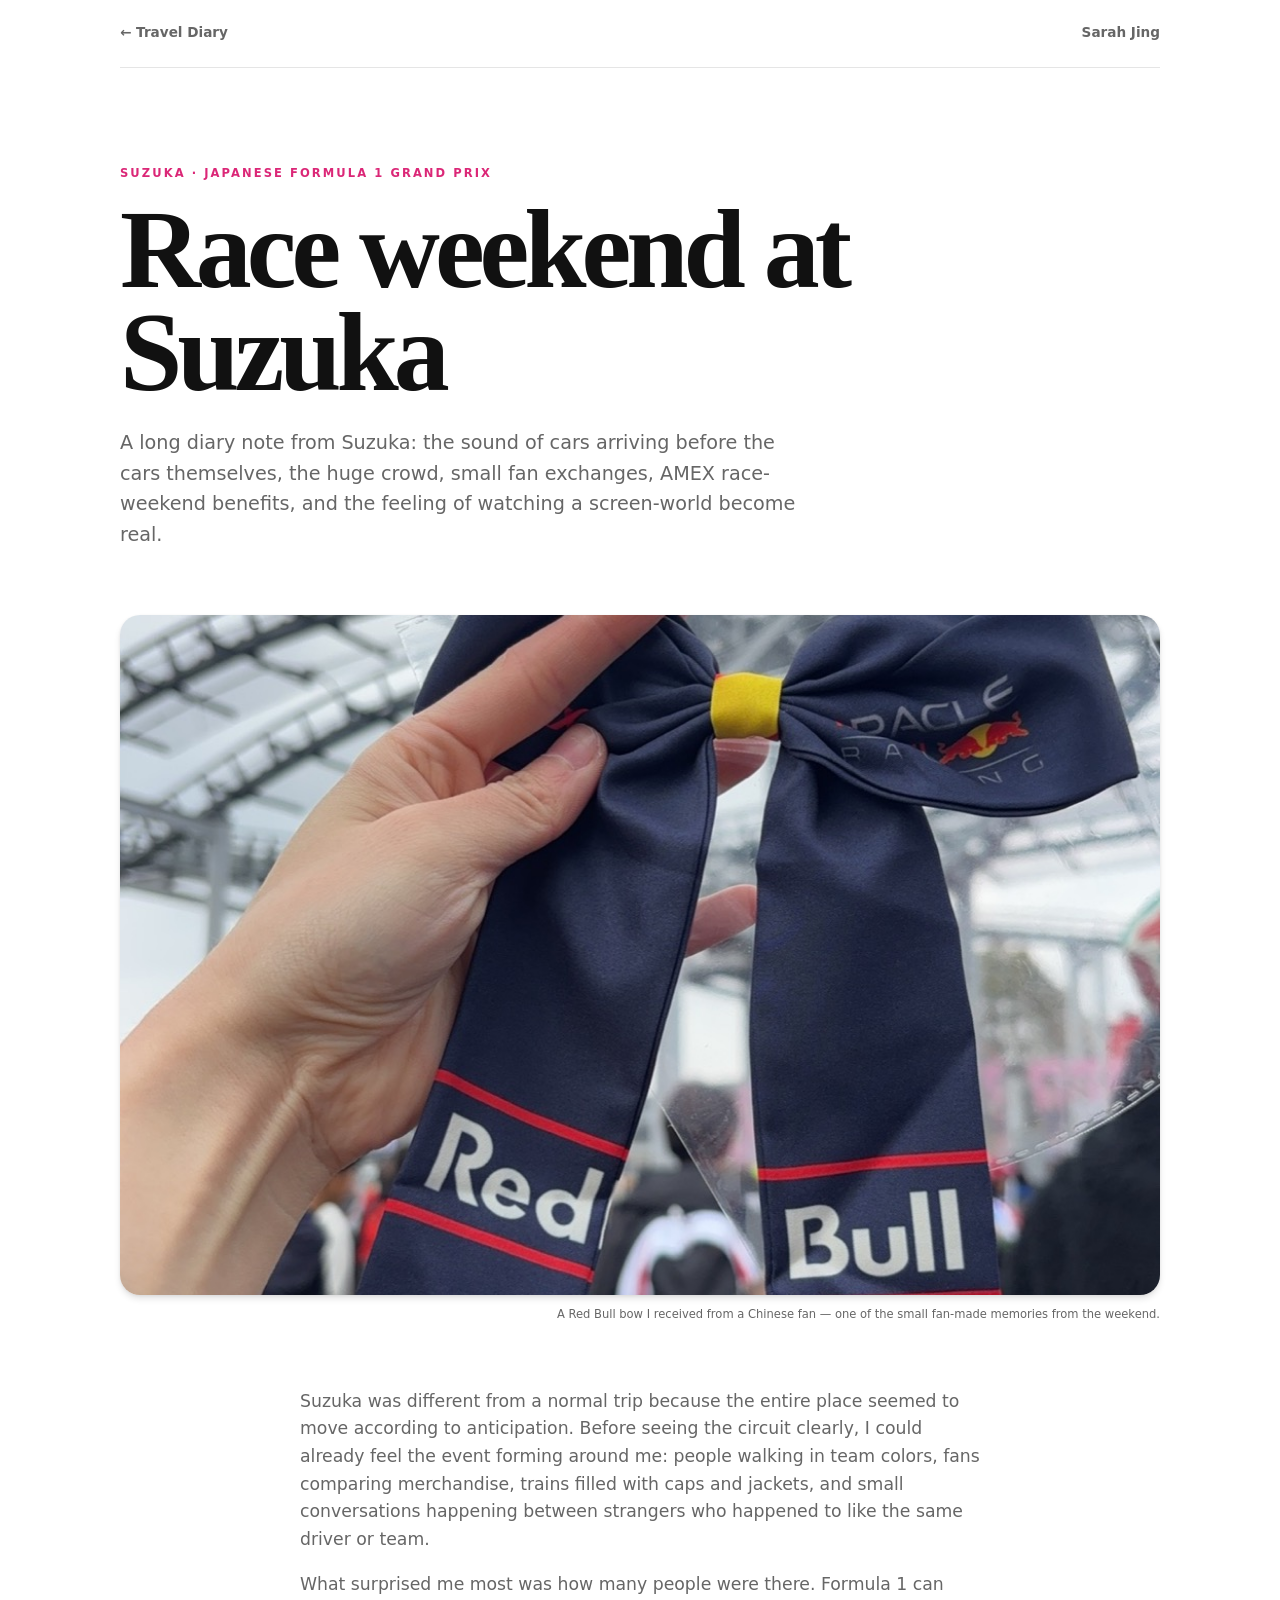
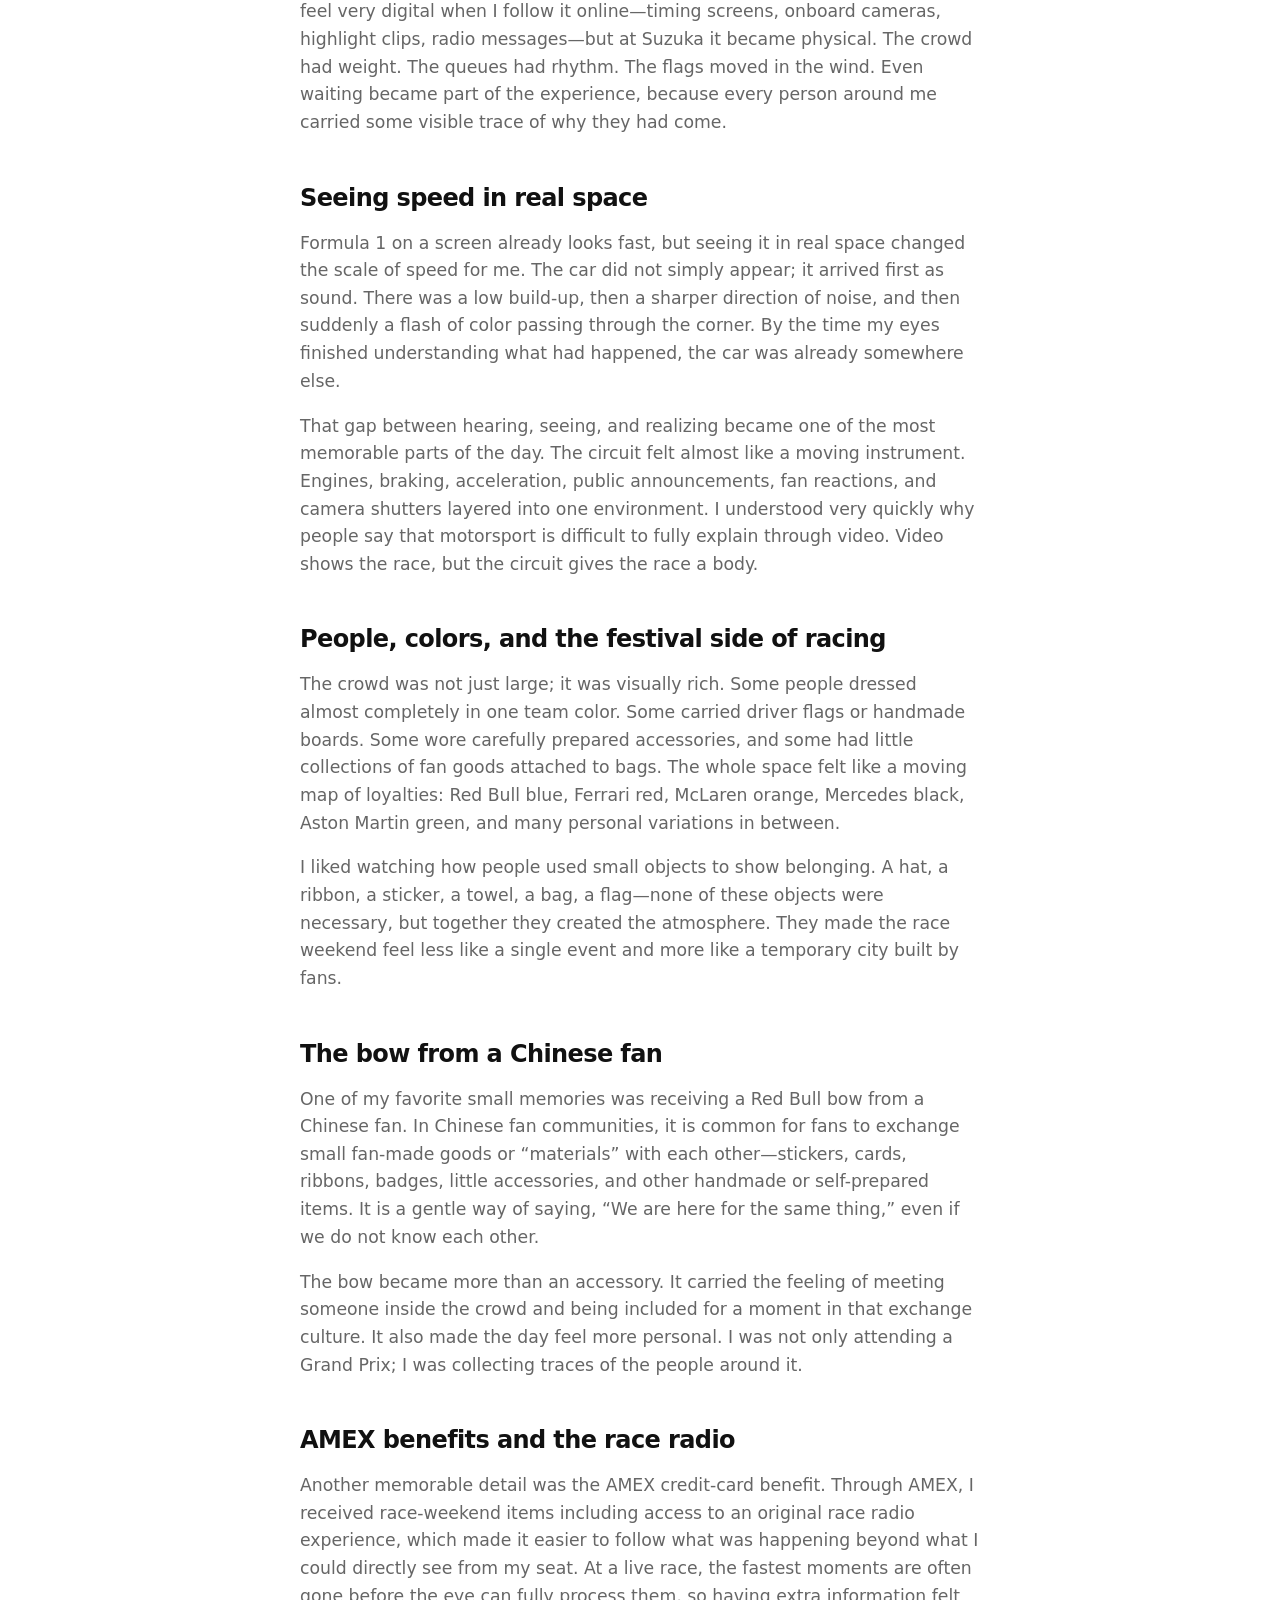
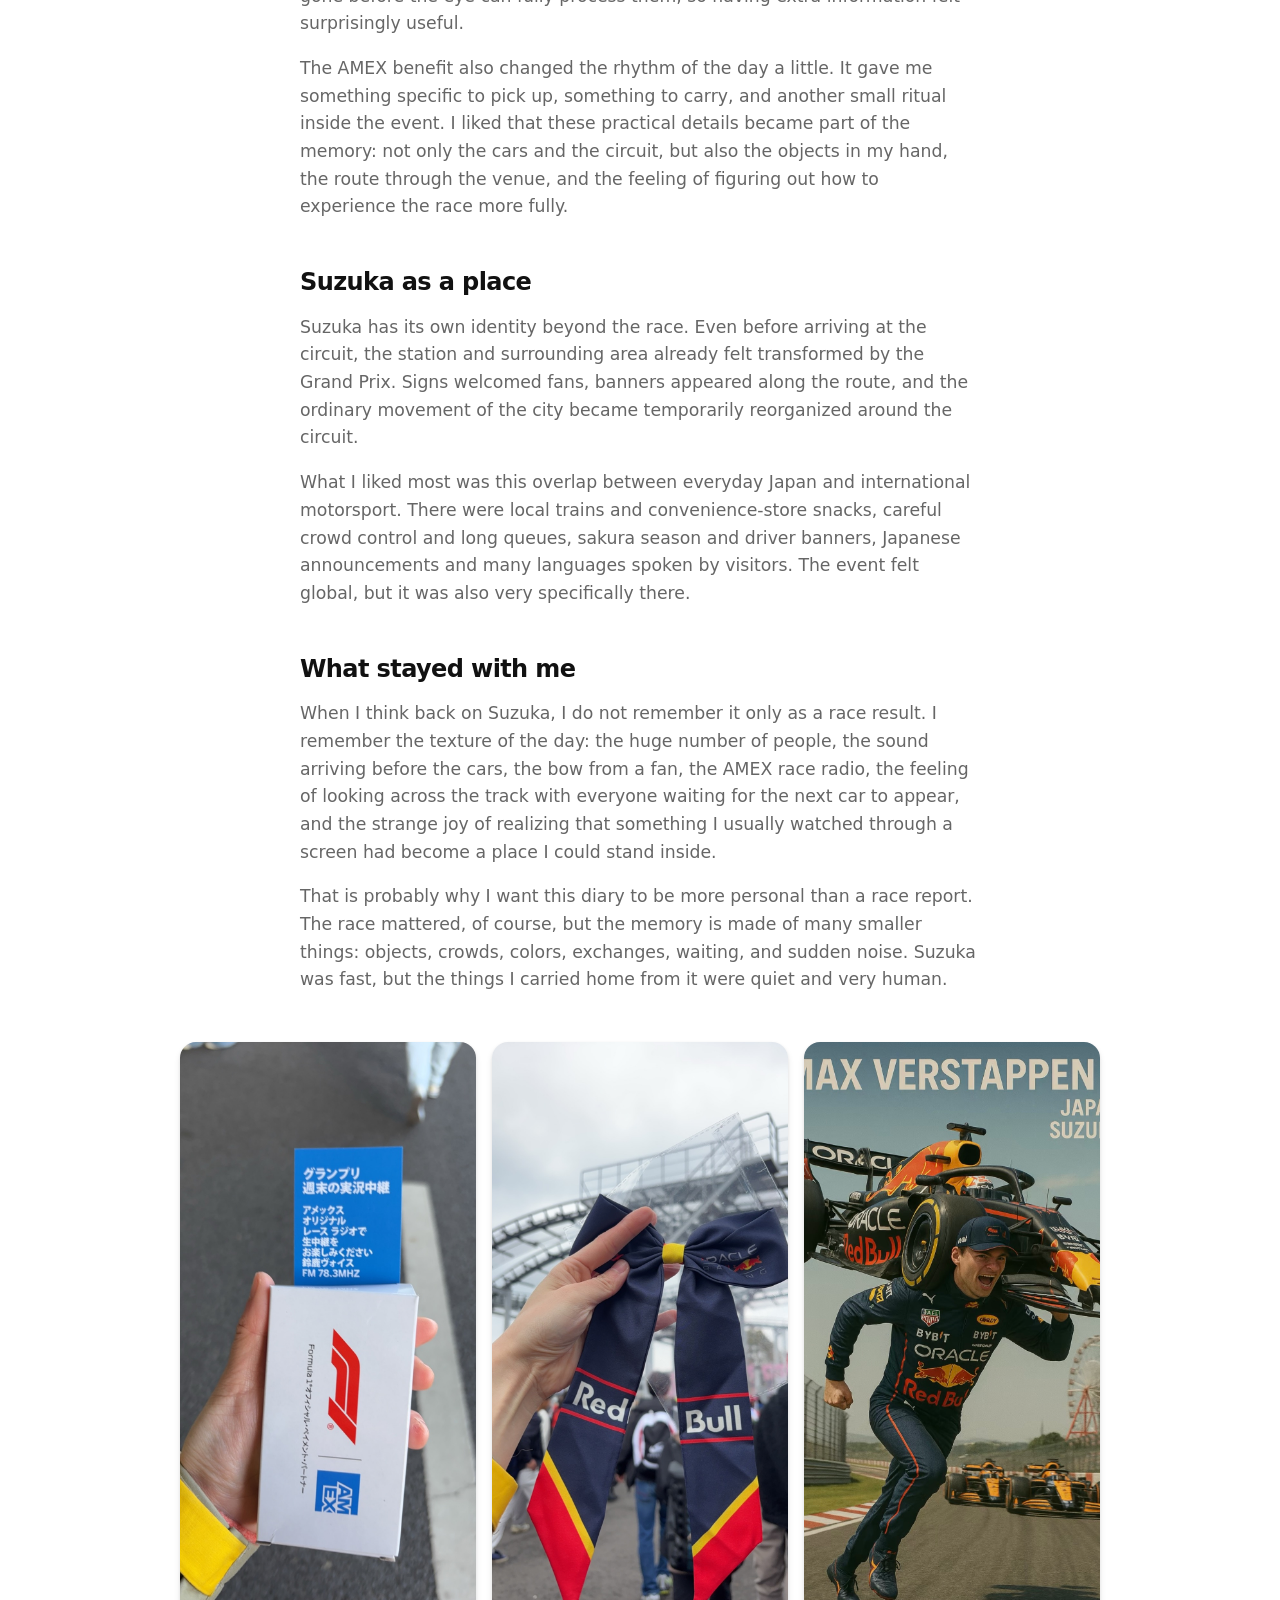
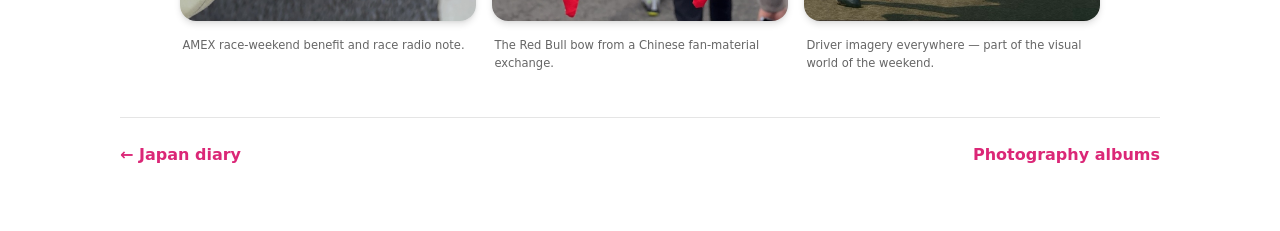
<file: travel/suzuka-f1-2024.html>
<!doctype html>
<html lang="en">
<head>
  <meta charset="utf-8"><meta name="viewport" content="width=device-width, initial-scale=1">
  <meta name="description" content="Sarah Jing's travel diary from the Japanese Formula 1 Grand Prix at Suzuka.">
  <title>Suzuka F1 GP | Sarah Jing</title>
  <link rel="icon" href="../assets/images/site-icon.png" type="image/png">
  <link rel="stylesheet" href="../assets/css/style.css"><link rel="stylesheet" href="../assets/css/travel.css">
</head>
<body>
  <header class="diary-header"><a href="../index.html#travel">← Travel Diary</a><a href="../index.html">Sarah Jing</a></header>
  <main class="diary-shell">
    <div class="diary-kicker">Suzuka · Japanese Formula 1 Grand Prix</div>
    <h1>Race weekend at Suzuka</h1>
    <p class="diary-intro">A long diary note from Suzuka: the sound of cars arriving before the cars themselves, the huge crowd, small fan exchanges, AMEX race-weekend benefits, and the feeling of watching a screen-world become real.</p>
    <!-- EDIT HERE: Replace or add more Suzuka photographs in assets/images/travel/suzuka/. -->
    <figure><img class="diary-photo" src="../assets/images/travel/suzuka/web-IMG_9706.jpg" alt="A Red Bull Racing bow held up at Suzuka Circuit"><figcaption>A Red Bull bow I received from a Chinese fan — one of the small fan-made memories from the weekend.</figcaption></figure>
    <article>
      <p>Suzuka was different from a normal trip because the entire place seemed to move according to anticipation. Before seeing the circuit clearly, I could already feel the event forming around me: people walking in team colors, fans comparing merchandise, trains filled with caps and jackets, and small conversations happening between strangers who happened to like the same driver or team.</p>
      <p>What surprised me most was how many people were there. Formula 1 can feel very digital when I follow it online—timing screens, onboard cameras, highlight clips, radio messages—but at Suzuka it became physical. The crowd had weight. The queues had rhythm. The flags moved in the wind. Even waiting became part of the experience, because every person around me carried some visible trace of why they had come.</p>

      <h2>Seeing speed in real space</h2>
      <p>Formula 1 on a screen already looks fast, but seeing it in real space changed the scale of speed for me. The car did not simply appear; it arrived first as sound. There was a low build-up, then a sharper direction of noise, and then suddenly a flash of color passing through the corner. By the time my eyes finished understanding what had happened, the car was already somewhere else.</p>
      <p>That gap between hearing, seeing, and realizing became one of the most memorable parts of the day. The circuit felt almost like a moving instrument. Engines, braking, acceleration, public announcements, fan reactions, and camera shutters layered into one environment. I understood very quickly why people say that motorsport is difficult to fully explain through video. Video shows the race, but the circuit gives the race a body.</p>

      <h2>People, colors, and the festival side of racing</h2>
      <p>The crowd was not just large; it was visually rich. Some people dressed almost completely in one team color. Some carried driver flags or handmade boards. Some wore carefully prepared accessories, and some had little collections of fan goods attached to bags. The whole space felt like a moving map of loyalties: Red Bull blue, Ferrari red, McLaren orange, Mercedes black, Aston Martin green, and many personal variations in between.</p>
      <p>I liked watching how people used small objects to show belonging. A hat, a ribbon, a sticker, a towel, a bag, a flag—none of these objects were necessary, but together they created the atmosphere. They made the race weekend feel less like a single event and more like a temporary city built by fans.</p>

      <h2>The bow from a Chinese fan</h2>
      <p>One of my favorite small memories was receiving a Red Bull bow from a Chinese fan. In Chinese fan communities, it is common for fans to exchange small fan-made goods or “materials” with each other—stickers, cards, ribbons, badges, little accessories, and other handmade or self-prepared items. It is a gentle way of saying, “We are here for the same thing,” even if we do not know each other.</p>
      <p>The bow became more than an accessory. It carried the feeling of meeting someone inside the crowd and being included for a moment in that exchange culture. It also made the day feel more personal. I was not only attending a Grand Prix; I was collecting traces of the people around it.</p>

      <h2>AMEX benefits and the race radio</h2>
      <p>Another memorable detail was the AMEX credit-card benefit. Through AMEX, I received race-weekend items including access to an original race radio experience, which made it easier to follow what was happening beyond what I could directly see from my seat. At a live race, the fastest moments are often gone before the eye can fully process them, so having extra information felt surprisingly useful.</p>
      <p>The AMEX benefit also changed the rhythm of the day a little. It gave me something specific to pick up, something to carry, and another small ritual inside the event. I liked that these practical details became part of the memory: not only the cars and the circuit, but also the objects in my hand, the route through the venue, and the feeling of figuring out how to experience the race more fully.</p>

      <h2>Suzuka as a place</h2>
      <p>Suzuka has its own identity beyond the race. Even before arriving at the circuit, the station and surrounding area already felt transformed by the Grand Prix. Signs welcomed fans, banners appeared along the route, and the ordinary movement of the city became temporarily reorganized around the circuit.</p>
      <p>What I liked most was this overlap between everyday Japan and international motorsport. There were local trains and convenience-store snacks, careful crowd control and long queues, sakura season and driver banners, Japanese announcements and many languages spoken by visitors. The event felt global, but it was also very specifically there.</p>

      <h2>What stayed with me</h2>
      <p>When I think back on Suzuka, I do not remember it only as a race result. I remember the texture of the day: the huge number of people, the sound arriving before the cars, the bow from a fan, the AMEX race radio, the feeling of looking across the track with everyone waiting for the next car to appear, and the strange joy of realizing that something I usually watched through a screen had become a place I could stand inside.</p>
      <p>That is probably why I want this diary to be more personal than a race report. The race mattered, of course, but the memory is made of many smaller things: objects, crowds, colors, exchanges, waiting, and sudden noise. Suzuka was fast, but the things I carried home from it were quiet and very human.</p>
    </article>
    <section class="diary-gallery" aria-label="Suzuka photo notes">
      <figure><img src="../assets/images/travel/suzuka/web-IMG_9535.jpg" alt="AMEX Formula 1 race radio benefit at Suzuka"><figcaption>AMEX race-weekend benefit and race radio note.</figcaption></figure>
      <figure><img src="../assets/images/travel/suzuka/web-IMG_9706.jpg" alt="Red Bull Racing bow received from a Chinese fan at Suzuka"><figcaption>The Red Bull bow from a Chinese fan-material exchange.</figcaption></figure>
      <figure><img src="../assets/images/travel/suzuka/web-IMG_9859.jpg" alt="Max Verstappen Suzuka poster artwork"><figcaption>Driver imagery everywhere — part of the visual world of the weekend.</figcaption></figure>
    </section>
    <nav class="diary-nav"><a href="japan-diary.html">← Japan diary</a><a href="../index.html#photography">Photography albums</a></nav>
  </main>
</body>
</html>
</file>
<file: assets/css/style.css>
:root {
  --bg: #ffffff;
  --surface: #ffffff;
  --surface-hover: #f7f7f7;
  --text: #111111;
  --muted: #666666;
  --line: #e5e5e5;
  --accent: #db2777;
  --accent-soft: #fce7f3;
  --shadow: 0 4px 6px rgba(0, 0, 0, .1), 0 1px 3px rgba(0, 0, 0, .06);
  --max-width: 1280px;
}

[data-theme="dark"] {
  --bg: #1a1a1a;
  --surface: #242424;
  --surface-hover: #333333;
  --text: #f8f8f8;
  --muted: #c5c5c5;
  --line: #3a3a3a;
  --accent: #f472b6;
  --accent-soft: #4a2036;
  --shadow: 0 4px 6px rgba(255, 255, 255, .08), 0 1px 3px rgba(255, 255, 255, .04);
}

* { box-sizing: border-box; }
html { scroll-behavior: smooth; }
body {
  margin: 0;
  color: var(--text);
  background: var(--bg);
  font-family: ui-sans-serif, system-ui, -apple-system, BlinkMacSystemFont, "Segoe UI", sans-serif;
  line-height: 1.6;
  transition: color .2s, background .2s;
}
a { color: inherit; }
#particles { position: fixed; inset: 0; z-index: -1; width: 100%; height: 100%; opacity: .85; }

/* Original-template style: a small top bar, not a large editorial header. */
.site-header {
  position: absolute;
  inset: 0 0 auto;
  z-index: 20;
  min-height: 64px;
  padding: .75rem 1rem;
  display: flex;
  align-items: center;
  gap: 1.25rem;
}
.site-header.scrolled { background: transparent; }
.wordmark { font-size: .95rem; font-weight: 800; text-decoration: none; }
.site-nav { margin-left: auto; display: flex; flex-wrap: wrap; justify-content: flex-end; align-items: center; gap: .65rem 1.35rem; }
.nav-group { display: flex; flex-wrap: wrap; align-items: center; gap: .65rem 1.1rem; }
.nav-group-life { padding-left: 1.1rem; border-left: 1px solid var(--line); }
.site-nav a { color: var(--muted); font-size: .76rem; font-weight: 650; text-decoration: none; }
.site-nav a:hover { color: var(--accent); }
.theme-toggle, .menu-toggle {
  border: 0;
  color: var(--text);
  background: var(--surface);
  border-radius: .3rem;
  box-shadow: var(--shadow);
  cursor: pointer;
}
.theme-toggle { width: 40px; height: 40px; font-size: 1.05rem; }
.menu-toggle { display: none; padding: .5rem .75rem; margin-left: auto; }

.section-shell { width: min(var(--max-width), calc(100% - 2rem)); margin: 0 auto; padding: 4.5rem 1rem; }
.hero {
  min-height: 100vh;
  max-width: 980px;
  display: flex;
  flex-direction: column;
  align-items: center;
  justify-content: center;
  position: relative;
  text-align: center;
}
.eyebrow { margin: 0 0 .75rem; color: var(--muted); font-size: 1.05rem; }
h1 {
  margin: 0 0 1.7rem;
  font-family: "Iowan Old Style", "Palatino Linotype", Palatino, Georgia, ui-serif, serif;
  font-size: clamp(4.4rem, 10vw, 7.4rem);
  font-weight: 700;
  line-height: .92;
  letter-spacing: -.045em;
}
.hero-title { display: flex; flex-direction: column; align-items: center; gap: 1.1rem; margin-bottom: 1.7rem; }
.hero-title > img { width: 92px; height: 92px; flex: 0 0 auto; border-radius: 22%; box-shadow: var(--shadow); }
.hero-title h1 { margin-bottom: .25rem; }
.hero-copy { max-width: 820px; margin: 0 0 1.25rem; color: var(--muted); font-size: clamp(1.05rem, 2vw, 1.3rem); font-weight: 400; }
.hero-copy span { display: block; }
.hero-copy span:first-child { font-weight: 700; }
.hero-actions { display: flex; flex-wrap: wrap; gap: .7rem; }
.button { padding: .6rem .9rem; border: 1px solid var(--line); border-radius: .3rem; font-size: .82rem; font-weight: 700; text-decoration: none; box-shadow: var(--shadow); background: var(--surface); }
.button.primary { color: #fff; background: #111; border-color: #111; }
[data-theme="dark"] .button.primary { color: #111; background: #f8f8f8; border-color: #f8f8f8; }
.button:hover { color: var(--accent); background: var(--surface-hover); }
.hero-socials { display: flex; gap: .7rem; margin-top: 1.25rem; }
.hero-socials a { width: 30px; height: 30px; display: grid; place-items: center; color: var(--text); border: 1px solid var(--line); border-radius: 50%; font-size: .7rem; font-weight: 800; text-decoration: none; background: var(--surface); }
.hero-socials a:hover { color: var(--accent); }
.scroll-cue { position: absolute; left: 50%; bottom: 2rem; color: var(--text); font-size: 1.5rem; text-decoration: none; transform: translateX(-50%); animation: pulse 1.5s linear infinite; }

.home-summary { display: grid; grid-template-columns: repeat(3, 1fr); gap: 0; padding-top: 1rem; padding-bottom: 5rem; }
.summary-column { min-width: 0; padding: 1.5rem; border-top: 1px solid var(--line); border-right: 1px solid var(--line); background: color-mix(in srgb, var(--surface) 88%, transparent); }
.summary-column:first-child { border-left: 1px solid var(--line); }
.summary-column h2 { margin: 0 0 .25rem; font-size: 1.45rem; }
.summary-icon { margin: 0 0 .7rem; color: var(--accent); font-size: 1.35rem; font-weight: 800; }
.summary-intro { min-height: 3.4rem; margin: 0 0 1.1rem; color: var(--muted); font-size: .82rem; font-style: italic; }
.summary-column a { display: block; padding: .85rem 0; border-top: 1px solid var(--line); text-decoration: none; }
.summary-column a:hover strong { color: var(--accent); }
.summary-column strong, .summary-column span { display: block; }
.summary-column strong { font-size: .9rem; }
.summary-column span { margin-top: .15rem; color: var(--muted); font-size: .75rem; }
[hidden] { display: none !important; }
.summary-extra { display: block; }
.summary-column.expanded .summary-extra { display: block !important; }
.show-more {
  margin-top: .85rem;
  padding: .45rem .65rem;
  color: var(--muted);
  background: transparent;
  border: 0;
  border-radius: .3rem;
  cursor: pointer;
  font-size: .8rem;
  font-weight: 700;
}
.show-more:hover { color: var(--accent); background: var(--surface-hover); }

h2 { margin: .35rem 0 0; font-family: inherit; font-size: clamp(1.75rem, 4vw, 2.5rem); font-weight: 750; line-height: 1.15; letter-spacing: -.025em; }
h3 { margin: .6rem 0; font-size: 1.12rem; line-height: 1.3; }
.section-label, .tag, .status { color: var(--text); text-transform: none; letter-spacing: 0; font-size: 1.45rem; font-weight: 750; }
.section-label { margin: 0; }
.split-section { display: grid; grid-template-columns: .8fr 1.2fr; gap: 3rem; border-top: 1px solid var(--line); }
.about-photo { margin: 1.4rem 0 0; }
.about-photo img { display: block; width: min(100%, 380px); aspect-ratio: 4 / 5; object-fit: cover; object-position: 28% 50%; border: 0; border-radius: 1.35rem; box-shadow: 0 18px 42px rgba(20, 24, 34, .16); }
.about-journey { grid-column: 1 / -1; margin-top: .5rem; }
.about-journey-heading { display: flex; justify-content: space-between; align-items: end; gap: 2rem; margin-bottom: 1rem; }
.about-journey-heading h3 { margin: .25rem 0 0; font-size: clamp(1.45rem, 3vw, 2rem); }
.about-journey-heading > p { max-width: 360px; margin: 0; color: var(--muted); font-size: .86rem; font-style: italic; }
.prose { color: var(--muted); font-size: 1rem; }
.prose p:first-child { margin-top: 0; }
.quick-facts { display: flex; flex-wrap: wrap; gap: .5rem; margin-top: 1.25rem; }
.quick-facts span { padding: .35rem .65rem; color: var(--text); background: var(--surface); border-radius: .3rem; box-shadow: var(--shadow); font-size: .75rem; }
.section-heading { display: flex; justify-content: space-between; align-items: end; gap: 2rem; margin-bottom: 1.5rem; }
.section-heading > p { max-width: 420px; margin: 0; color: var(--muted); font-size: .9rem; font-style: italic; }

.timeline { background: var(--surface); border-radius: .35rem; box-shadow: var(--shadow); }
.timeline article { display: grid; grid-template-columns: 100px 1fr; gap: 1.5rem; padding: 1rem 1.25rem; border-bottom: 1px solid var(--line); }
.timeline article:last-child { border-bottom: 0; }
.timeline time { color: var(--accent); font-weight: 750; }
.timeline p { margin: 0; }
.experience-map-layout { display: grid; grid-template-columns: minmax(0, 1.1fr) minmax(320px, .9fr); gap: 1.2rem; align-items: stretch; }
.experience-map {
  min-height: 430px;
  position: relative;
  overflow: hidden;
  background: linear-gradient(135deg, color-mix(in srgb, var(--surface) 88%, transparent), color-mix(in srgb, var(--accent-soft) 36%, var(--surface)));
  border: 1px solid var(--line);
  border-radius: .45rem;
  box-shadow: var(--shadow);
}
.vector-map { height: 340px; margin: 1rem 1rem 0; }
.vector-map .jvm-region { transition: fill .2s; }
.vector-map .jvm-marker { cursor: pointer; }
.map-caption { margin: -.15rem 1rem .45rem; color: var(--muted); font-size: .75rem; font-style: italic; }
.map-location-buttons {
  display: flex;
  gap: .5rem;
  padding: .6rem 1rem 1rem;
  overflow-x: auto;
  scroll-snap-type: x proximity;
}
.map-location {
  flex: 0 0 auto;
  padding: .38rem .58rem;
  color: var(--text);
  background: var(--surface);
  border: 1px solid var(--line);
  border-radius: .3rem;
  box-shadow: var(--shadow);
  font-size: .7rem;
  font-weight: 800;
  cursor: pointer;
  scroll-snap-align: start;
  white-space: nowrap;
}
.map-location:hover, .map-location.active { color: #fff; background: var(--accent); border-color: var(--accent); }
.map-details { position: relative; min-height: 430px; }
.map-detail {
  display: none;
  grid-template-columns: 64px 1fr;
  gap: 1.25rem;
  height: 100%;
  padding: 1.35rem;
  background: var(--surface);
  border-radius: .45rem;
  box-shadow: var(--shadow);
}
.map-detail.active { display: grid; }
.map-detail h3 { margin-top: .25rem; font-size: 1.35rem; }
.map-detail p { margin-bottom: 0; color: var(--muted); font-size: .92rem; }
.map-detail ul { margin: .55rem 0 0; padding-left: 1.1rem; color: var(--muted); font-size: .92rem; }
.map-detail li + li { margin-top: .45rem; }
.map-detail li::marker { color: var(--accent); }
.map-detail .experience-meta { margin: -.1rem 0 .65rem; color: var(--accent); font-size: .75rem; font-weight: 750; }
.map-detail .experience-unit { margin-bottom: .25rem; max-width: 22rem; font-size: .72rem; line-height: 1.35; }
.journey-image { display: block; width: min(100%, 260px); margin: .8rem 0 1rem; border-radius: .45rem; box-shadow: var(--shadow); }
.experience-place { color: var(--accent); font-size: .72rem; font-weight: 800; text-transform: uppercase; letter-spacing: .08em; }
.school-badge { z-index: 1; width: 64px; height: 64px; display: grid; place-items: center; align-self: start; overflow: hidden; color: #fff; border: 4px solid var(--bg); border-radius: 50%; font-size: .68rem; font-weight: 850; letter-spacing: -.03em; box-shadow: var(--shadow); }
.school-badge img { width: 100%; height: 100%; object-fit: contain; }
.naist-badge, .kit-badge { background: #fff; }
.kit-badge img { width: 94%; }
.osaka-badge { background: #312d83; }
.osaka-badge img { width: 100%; height: 100%; object-fit: cover; }
.waterloo-badge { background: #fff; }
.xian-badge { background: linear-gradient(135deg, #be123c, #f97316); font-size: .78rem; }
.card-grid { display: grid; gap: 1rem; }
.research-grid, .project-grid, .blog-grid, .photo-albums { grid-template-columns: repeat(3, 1fr); }
.card, .photo-album {
  padding: 1.25rem;
  color: var(--text);
  background: var(--surface);
  border: 0;
  border-radius: .35rem;
  box-shadow: var(--shadow);
  transition: color .2s, background .2s, transform .2s;
}
.card:hover, .photo-album:hover { background: var(--surface-hover); }
.card p { margin-bottom: 0; color: var(--muted); font-size: .9rem; }
.card-number { color: var(--accent); font-size: .82rem; font-weight: 800; }
.research-card .card-number { color: var(--accent); font-size: .72rem; font-style: italic; font-weight: 750; text-transform: lowercase; }
.research-card h3 { margin: .25rem 0 .85rem; font-size: clamp(1.75rem, 3vw, 2.35rem); line-height: 1.02; letter-spacing: -.045em; }
.link-card { text-decoration: none; }
.link-card:hover { transform: translateY(-2px); }
.link-card .tag, .status { color: var(--muted); font-size: .7rem; font-style: italic; font-weight: 600; }
.card-link, .project-card a { display: inline-block; margin-top: 1rem; color: var(--accent); font-size: .8rem; font-weight: 750; text-decoration: none; }
.project-card { display: flex; flex-direction: column; }
.project-card h3 { margin-top: .45rem; }
.project-card p + p { margin-top: .75rem; }
.project-card a { margin-top: auto; padding-top: 1rem; }
.project-visual { width: 100%; margin: 0 0 1rem; border: 1px solid var(--line); border-radius: .45rem; background: #fff; box-shadow: var(--shadow); }
.project-list { display: grid; gap: 1.25rem; }
.project-row { display: grid; grid-template-columns: minmax(0, .9fr) minmax(320px, 1.1fr); gap: 1.5rem; align-items: center; padding: 1.5rem; background: var(--surface); border-radius: .35rem; box-shadow: var(--shadow); }
.project-copy h3 { max-width: 760px; margin: .35rem 0 .85rem; font-size: 1.3rem; }
.project-copy p { margin: .2rem 0 1rem; color: var(--muted); font-size: .9rem; }
.project-graphic { margin: 0; }
.project-graphic img { display: block; width: 100%; border: 1px solid var(--line); border-radius: .6rem; background: #fff; box-shadow: var(--shadow); }

.publication-panel { padding: 1.5rem; background: var(--surface); border-radius: .35rem; box-shadow: var(--shadow); }
.publication-item { display: grid; grid-template-columns: minmax(0, .95fr) minmax(280px, 1.05fr); gap: 1.5rem; align-items: center; }
.publication-item h3 { max-width: 760px; margin: .35rem 0; font-size: 1.3rem; }
.publication-item p { margin: .2rem 0 1rem; color: var(--muted); }
.publication-item a { color: var(--accent); font-weight: 750; }
.publication-year { color: var(--muted); font-size: .72rem; font-style: italic; }
.publication-note { max-width: 620px; font-size: .88rem; }
.publication-graphic { margin: 0; }
.publication-graphic img { display: block; width: 100%; border: 1px solid var(--line); border-radius: .6rem; background: #fff; box-shadow: var(--shadow); }
.publication-graphic figcaption { margin-top: .55rem; color: var(--muted); font-size: .76rem; line-height: 1.45; }
.publication-panel .manuscripts { display: block; margin-top: 1.25rem; padding-top: .85rem; border-top: 1px solid var(--line); color: var(--muted); font-size: .8rem; }

.travel-grid { grid-template-columns: 1fr 1fr; }
.travel-card { min-height: 320px; padding: 1.25rem; display: flex; flex-direction: column; justify-content: space-between; overflow: hidden; position: relative; color: #fff; border-radius: .4rem; box-shadow: var(--shadow); background-size: cover; background-position: center; text-decoration: none; }
.travel-card::before { content: ""; position: absolute; inset: 0; background: linear-gradient(to bottom, rgba(0,0,0,.08), rgba(0,0,0,.7)); }
.travel-card > * { position: relative; }
.sicily-card { background-image: url('../images/travel/sicily/sicily-placeholder.png'); }
.japan-card { background-image: url('../images/travel/japan/japan-placeholder.png'); }
.suzuka-card { background-image: url('../images/travel/suzuka/web-IMG_9706.jpg'); }
.travel-card > span { font-size: 1.5rem; font-weight: 800; opacity: .75; }
.travel-card p { margin: 0; font-size: .7rem; text-transform: uppercase; letter-spacing: .1em; }
.travel-card h3 { max-width: 430px; font-size: 1.45rem; }

.photo-albums { display: grid; gap: 1rem; }
.photo-album { min-height: 210px; display: flex; flex-direction: column; justify-content: flex-end; position: relative; overflow: hidden; text-decoration: none; background-size: cover; background-position: center; }
.photo-album::before { content: ""; position: absolute; inset: 0; background: radial-gradient(circle at 75% 20%, var(--accent-soft), transparent 36%); opacity: .7; }
.photo-album > * { position: relative; }
.photo-album span { color: var(--muted); font-size: .7rem; font-style: italic; }
.photo-album h3 { margin: .3rem 0; }
.photo-album p { margin: 0; color: var(--muted); font-size: .78rem; }
.strasbourg-album { color: #fff; background-image: linear-gradient(to top, rgba(0,0,0,.72), rgba(0,0,0,.08)), url('../../photography/strasbourg-2025-12/strasbourg-street-edited.jpg'); }
.sakura-album { color: #fff; background-image: linear-gradient(to top, rgba(0,0,0,.66), rgba(0,0,0,.04)), url('../../photography/sakura-nara-2024-05/web-IMG_9422.jpg'); }
.hase-album { color: #fff; background-image: linear-gradient(to top, rgba(0,0,0,.68), rgba(0,0,0,.05)), url('../../photography/hase-dera-2024-11/web-IMG_6745.jpg'); }
.heidelberg-album { color: #fff; background-image: linear-gradient(to top, rgba(0,0,0,.72), rgba(0,0,0,.08)), url('../../photography/heidelberg-2025-10/web-DSC05541.jpg'); }
.naist-album { color: #fff; background-image: linear-gradient(to top, rgba(0,0,0,.72), rgba(0,0,0,.08)), url('../../photography/naist/web-DSC05433.jpg'); }
.dali-album { color: #fff; background-image: linear-gradient(to top, rgba(0,0,0,.66), rgba(0,0,0,.04)), url('../../photography/dali-2026-04/web-IMG_5472.jpg'); }
.strasbourg-album::before, .sakura-album::before, .hase-album::before, .heidelberg-album::before, .naist-album::before, .dali-album::before { display: none; }
.strasbourg-album span, .strasbourg-album p, .sakura-album span, .sakura-album p, .hase-album span, .hase-album p, .heidelberg-album span, .heidelberg-album p, .naist-album span, .naist-album p, .dali-album span, .dali-album p { color: rgba(255,255,255,.88); }
.contact-section { text-align: center; padding-top: 7rem; padding-bottom: 7rem; }
.contact-section h2 { max-width: 850px; margin: .5rem auto 2rem; }
.contact-links { display: flex; justify-content: center; flex-wrap: wrap; gap: .7rem; }
.contact-links a { padding: .5rem .75rem; color: var(--text); background: var(--surface); border-radius: .3rem; box-shadow: var(--shadow); font-size: .8rem; text-decoration: none; }
.contact-links a:hover { color: var(--accent); background: var(--surface-hover); }
footer { width: min(var(--max-width), calc(100% - 2rem)); margin: 0 auto; padding: 1.5rem 1rem 2rem; display: flex; justify-content: space-between; color: var(--muted); font-size: .8rem; }
footer a { text-decoration: none; }

.reveal { opacity: 0; transform: translateY(16px); transition: opacity .5s, transform .5s; }
.reveal.visible { opacity: 1; transform: none; }
@keyframes pulse { 50% { transform: translateX(-50%) scale(1.18); opacity: 1; } }
@media (prefers-reduced-motion: reduce) { html { scroll-behavior: auto; } *, *::before, *::after { animation-duration: .01ms !important; transition-duration: .01ms !important; } .reveal { opacity: 1; transform: none; } }

@media (max-width: 900px) {
  .menu-toggle { display: block; }
  .site-nav { display: none; position: absolute; top: 60px; left: .75rem; right: .75rem; padding: 1rem; flex-direction: column; align-items: flex-start; background: var(--surface); border-radius: .35rem; box-shadow: var(--shadow); }
  .site-nav.open { display: flex; }
  .nav-group { flex-direction: column; align-items: flex-start; gap: .6rem; }
  .nav-group-life { width: 100%; padding: .85rem 0 0; border-left: 0; border-top: 1px solid var(--line); }
  .theme-toggle { flex: 0 0 auto; }
  .split-section { grid-template-columns: 1fr; gap: 1.5rem; }
  .about-journey-heading { align-items: flex-start; flex-direction: column; gap: .5rem; }
  .experience-map-layout { grid-template-columns: 1fr; }
  .home-summary { grid-template-columns: 1fr; }
  .summary-column { border-left: 1px solid var(--line); }
  .project-row { grid-template-columns: 1fr; }
  .publication-item { grid-template-columns: 1fr; }
  .research-grid, .project-grid, .blog-grid, .photo-albums { grid-template-columns: 1fr 1fr; }
  .section-heading { align-items: flex-start; flex-direction: column; gap: .5rem; }
}
@media (max-width: 620px) {
  .site-header { padding: .65rem .75rem; }
  .section-shell { width: calc(100% - 1rem); padding: 3.5rem .5rem; }
  .hero { min-height: 100vh; padding-top: 5rem; }
  h1 { font-size: clamp(4rem, 20vw, 5.5rem); }
  .hero-title { align-items: center; gap: .8rem; }
  .hero-title > img { width: 66px; height: 66px; }
  .experience-map { min-height: 330px; }
  .map-details { min-height: auto; }
  .map-detail { grid-template-columns: 48px 1fr; gap: .8rem; }
  .school-badge { width: 48px; height: 48px; border-width: 3px; font-size: .56rem; }
  .research-grid, .project-grid, .blog-grid, .photo-albums, .travel-grid { grid-template-columns: 1fr; }
  .travel-card { min-height: 270px; }
  .timeline article { grid-template-columns: 64px 1fr; gap: .75rem; }
  footer { width: calc(100% - 1rem); padding-inline: .5rem; }
}
</file>
<file: assets/css/note.css>
.note-page { background: var(--bg); }
.note-header { width: min(820px, calc(100% - 2rem)); margin: 0 auto; padding: 1.4rem 0; display: flex; justify-content: space-between; border-bottom: 1px solid var(--line); }
.note-header a { color: var(--muted); text-decoration: none; font-size: .85rem; font-weight: 700; }
.note-shell { width: min(760px, calc(100% - 2rem)); margin: 0 auto; padding: 5rem 0 8rem; }
.note-shell h1 { font-size: clamp(2.8rem, 8vw, 5.5rem); line-height: 1; margin-bottom: 1.5rem; }
.note-shell h2 { font-family: inherit; font-size: 1.5rem; font-weight: 750; letter-spacing: -.02em; margin-top: 2.8rem; }
.note-shell h3 { margin-top: 2rem; }
.note-shell p, .note-shell li { color: var(--muted); font-size: 1.04rem; }
.note-shell strong { color: var(--text); }
.note-shell code { padding: .15rem .35rem; border-radius: 5px; background: var(--accent-soft); color: var(--text); }
.note-shell pre { overflow-x: auto; padding: 1rem; border: 1px solid var(--line); background: var(--surface); border-radius: 10px; }
.note-shell pre code { padding: 0; background: transparent; }
.note-shell img { display: block; width: 100%; height: auto; margin: 1.4rem 0 1.8rem; border: 1px solid var(--line); border-radius: 18px; box-shadow: var(--shadow); background: var(--surface); }
.note-shell blockquote { margin: 1.5rem 0; padding-left: 1rem; border-left: 3px solid var(--accent); }
.note-shell a { color: var(--accent); }
.note-error { padding: 1rem; border: 1px solid var(--line); border-radius: 10px; }

.math-display { overflow-x: auto; padding: .5rem 0; margin: 1.2rem 0; }
.note-shell mjx-container { color: var(--text); }

.note-shell.long-title h1 { font-size: clamp(2.2rem, 5vw, 3.6rem); line-height: 1.08; }

.note-table { overflow-x: auto; margin: 1.5rem 0 2rem; border: 1px solid var(--line); border-radius: 10px; }
.note-table table { width: 100%; min-width: 660px; border-collapse: collapse; font-size: 1rem; line-height: 1.6; }
.note-table th, .note-table td { padding: .85rem 1rem; text-align: left; vertical-align: top; border-bottom: 1px solid var(--line); }
.note-table th { background: var(--accent-soft); color: var(--text); font-weight: 700; }
.note-table td { color: var(--muted); }
.note-table td:first-child { color: var(--text); font-weight: 600; }
.note-table tr:last-child td { border-bottom: 0; }
.note-table:focus-visible { outline: 2px solid var(--accent); outline-offset: 3px; }
</file>
<file: photography/gallery.css>
body { background: var(--bg); }
.gallery-header { width: min(1200px, calc(100% - 2rem)); margin: 0 auto; padding: 1.25rem 0; display: flex; justify-content: space-between; border-bottom: 1px solid var(--line); }
.gallery-header a { color: var(--muted); font-size: .82rem; font-weight: 750; text-decoration: none; }
.gallery-shell { width: min(1200px, calc(100% - 2rem)); margin: 0 auto; padding: 5rem 0; }
.gallery-kicker { color: var(--accent); font-size: .75rem; font-weight: 800; letter-spacing: .1em; text-transform: uppercase; }
.gallery-shell h1 { max-width: 850px; margin: .5rem 0 1rem; font-size: clamp(3.5rem, 9vw, 7rem); }
.gallery-intro { max-width: 650px; margin-bottom: 3rem; color: var(--muted); font-size: 1.05rem; }
.photo-grid { columns: 3 280px; column-gap: 1rem; }
.photo-grid figure { margin: 0 0 1rem; break-inside: avoid; }
.photo-grid a { display: block; overflow: hidden; border-radius: .4rem; box-shadow: var(--shadow); background: var(--surface); }
.photo-grid img { display: block; width: 100%; height: auto; transition: transform .25s ease; }
.photo-grid a:hover img { transform: scale(1.015); }
.photo-grid figcaption { padding: .45rem .15rem 0; color: var(--muted); font-size: .72rem; }
.gallery-note { margin-top: 2rem; padding-top: 1rem; border-top: 1px solid var(--line); color: var(--muted); font-size: .8rem; }
@media (max-width: 600px) { .gallery-shell { padding-top: 3.5rem; } .photo-grid { columns: 1; } }
</file>
<file: assets/css/travel.css>
.diary-header { width: min(1040px, calc(100% - 2rem)); margin: 0 auto; padding: 1.4rem 0; display: flex; justify-content: space-between; border-bottom: 1px solid var(--line); }
.diary-header a { color: var(--muted); text-decoration: none; font-size: .85rem; font-weight: 700; }
.diary-shell { width: min(1040px, calc(100% - 2rem)); margin: 0 auto; padding: 6rem 0 4rem; }
.diary-kicker { color: var(--accent); text-transform: uppercase; letter-spacing: .18em; font-size: .72rem; font-weight: 750; }
.diary-shell h1 { max-width: 880px; font-size: clamp(3.2rem, 9vw, 7rem); margin: 1rem 0 1.5rem; }
.diary-intro { max-width: 680px; color: var(--muted); font-size: 1.2rem; }
.diary-shell figure { margin: 4rem 0; }
.diary-photo { display: block; width: 100%; max-height: 680px; object-fit: cover; border-radius: 20px; box-shadow: var(--shadow); }
.diary-shell figcaption { margin-top: .65rem; color: var(--muted); font-size: .72rem; text-align: right; }
.diary-shell article { width: min(680px, 100%); margin: 0 auto; }
.diary-shell article p { color: var(--muted); font-size: 1.08rem; }
.diary-shell article h2 { font-family: inherit; font-size: 1.5rem; font-weight: 750; margin-top: 3rem; }
.diary-gallery { width: min(920px, 100%); margin: 3rem auto; display: grid; grid-template-columns: repeat(3, 1fr); gap: 1rem; }
.diary-gallery figure { margin: 0; }
.diary-gallery img { width: 100%; height: 100%; min-height: 260px; display: block; object-fit: cover; border-radius: 16px; box-shadow: var(--shadow); }
.diary-gallery figcaption { text-align: left; padding: .3rem .15rem 0; }
.diary-nav { display: flex; justify-content: space-between; gap: 1rem; margin-top: 6rem; padding-top: 1.5rem; border-top: 1px solid var(--line); }
.diary-nav a { color: var(--accent); font-weight: 750; text-decoration: none; }
@media (max-width: 800px) { .diary-gallery { grid-template-columns: 1fr; } }
@media (max-width: 600px) { .diary-shell { padding-top: 4rem; } .diary-shell figure { margin: 2.5rem 0; } .diary-photo { min-height: 300px; } .diary-gallery figure { margin: 0; } }
</file>
